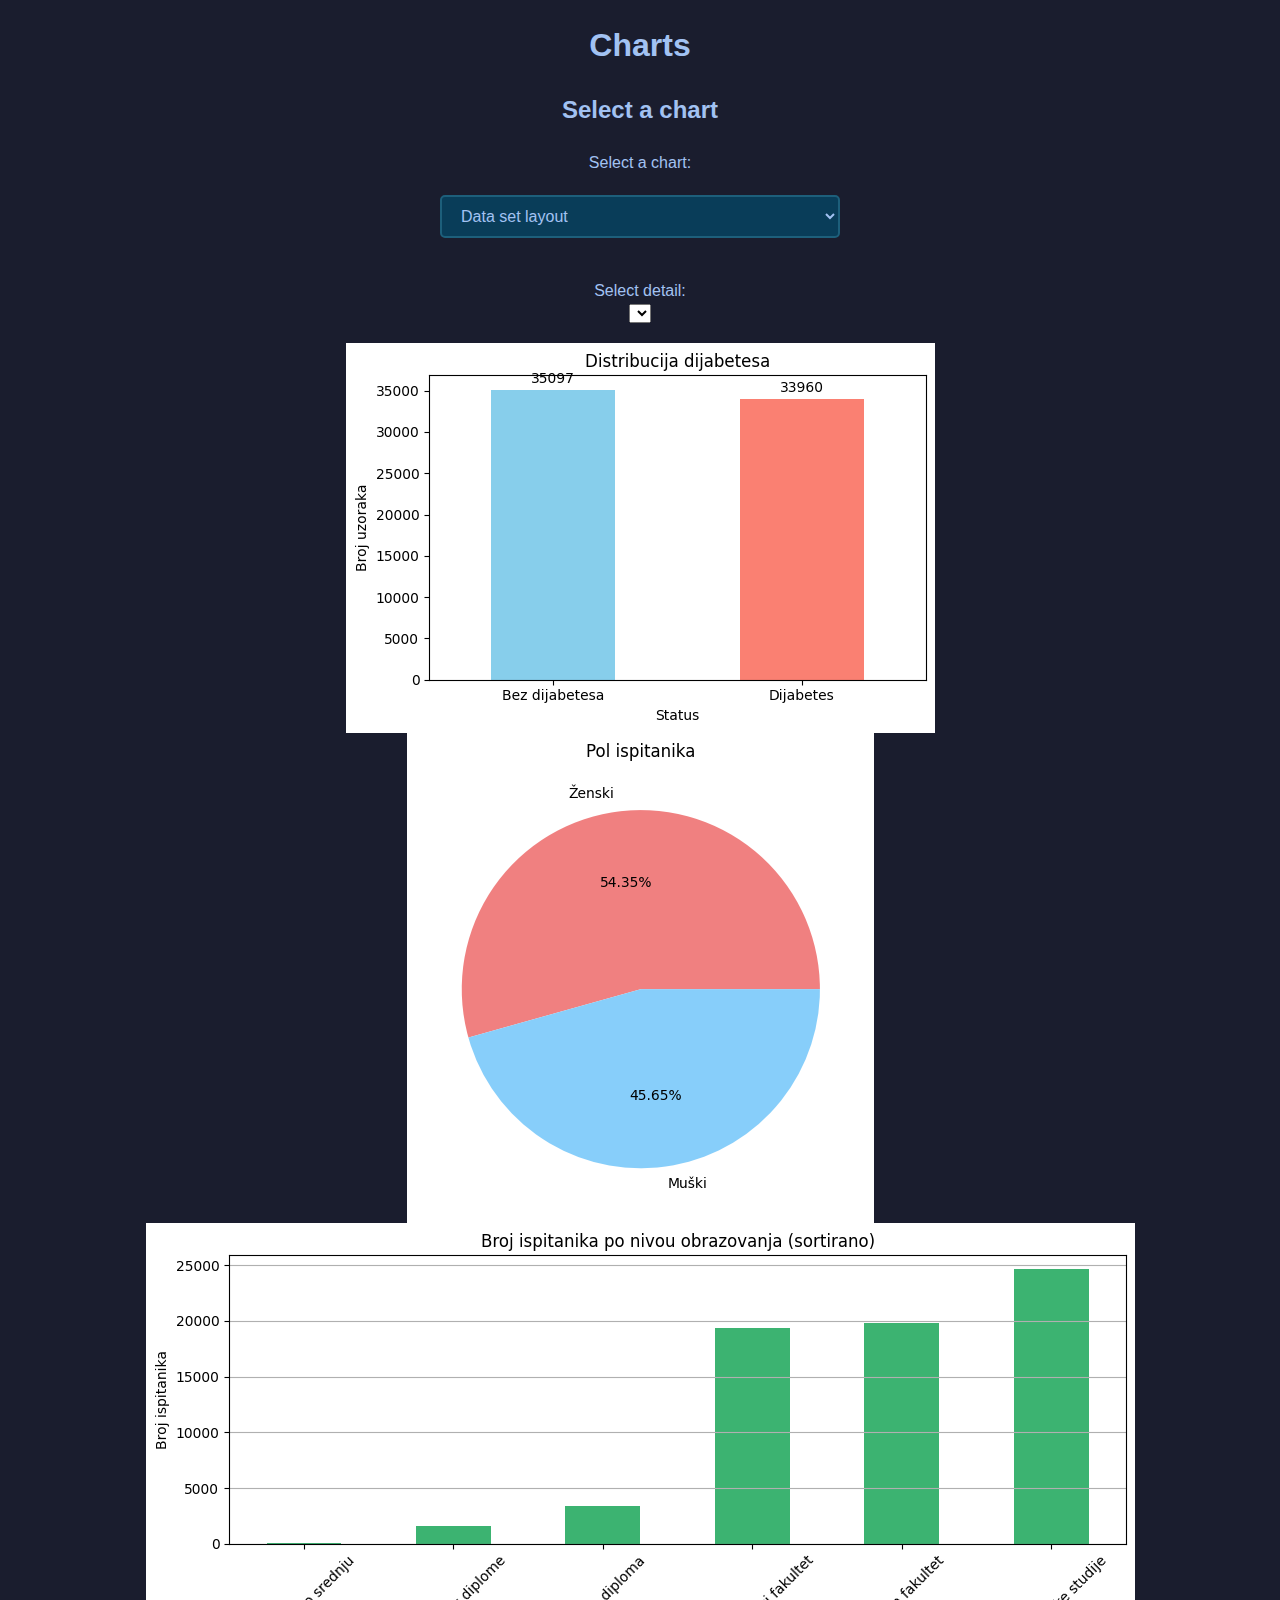
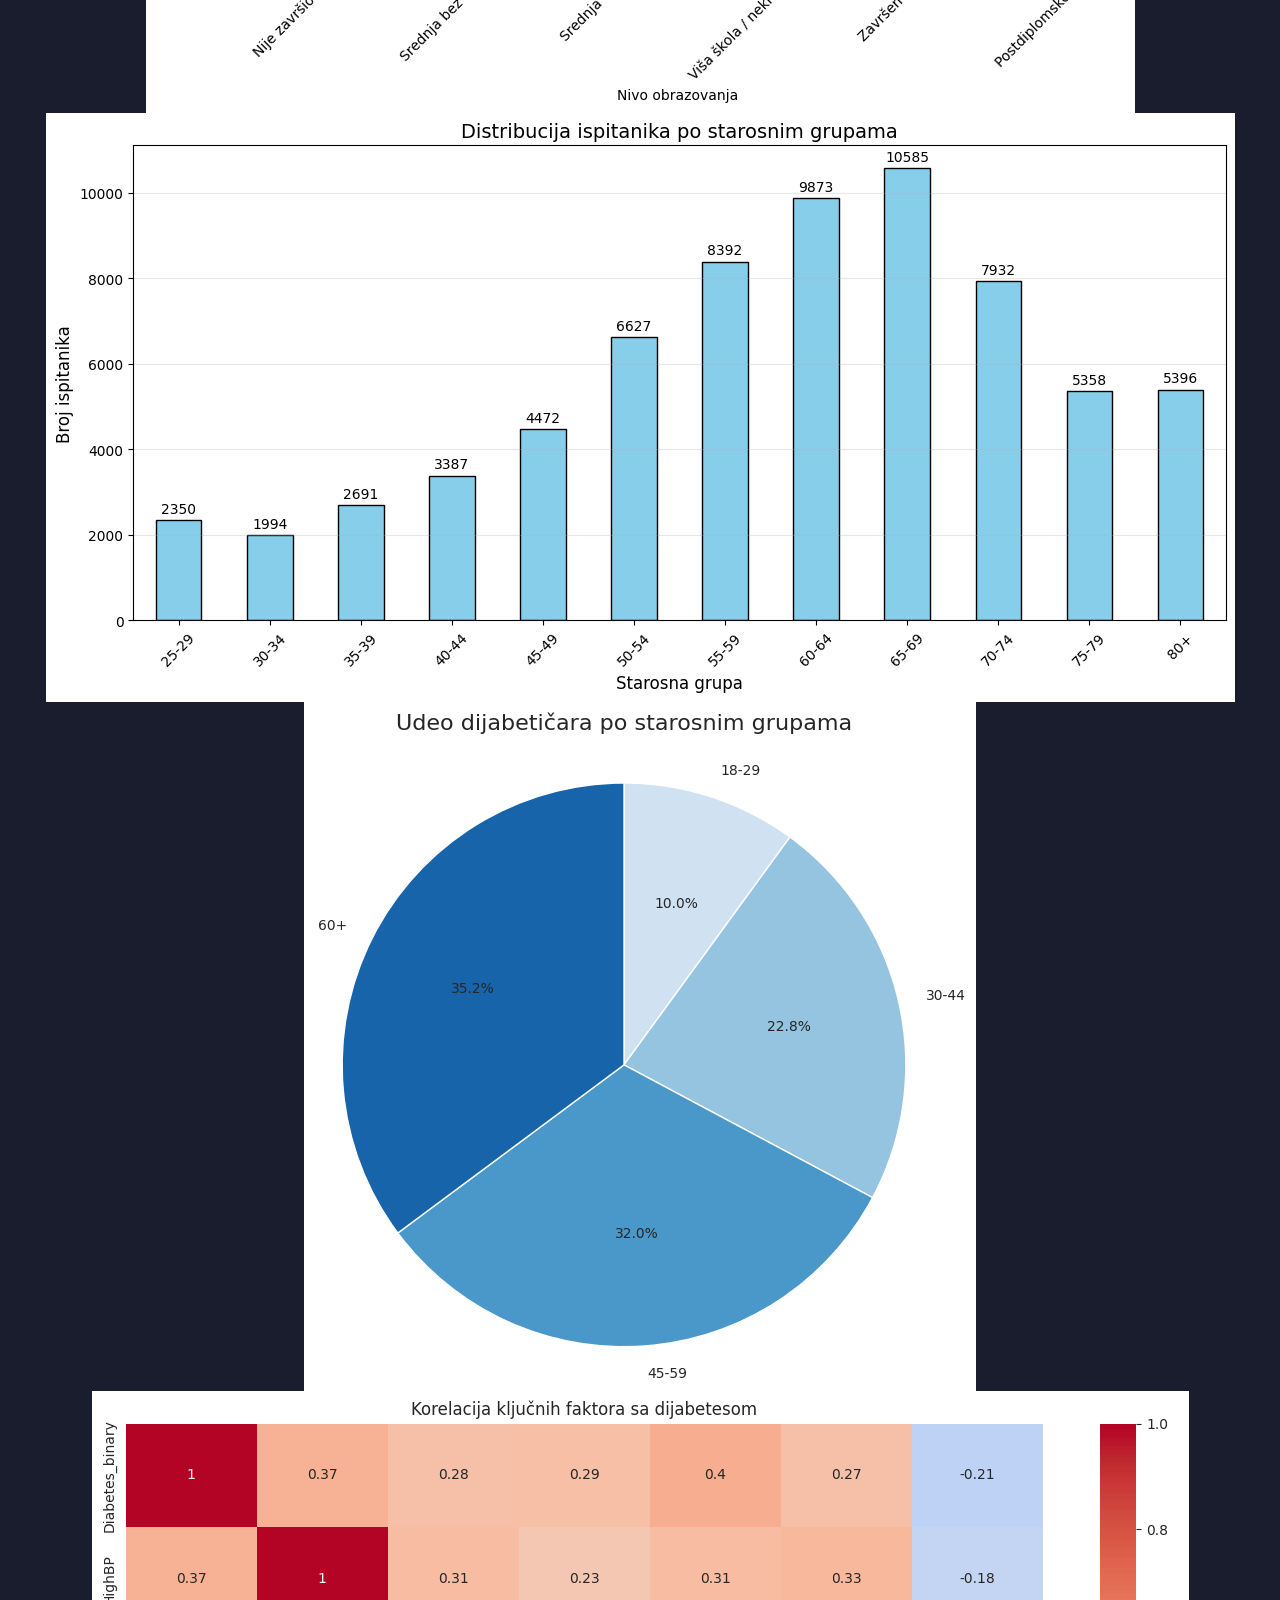
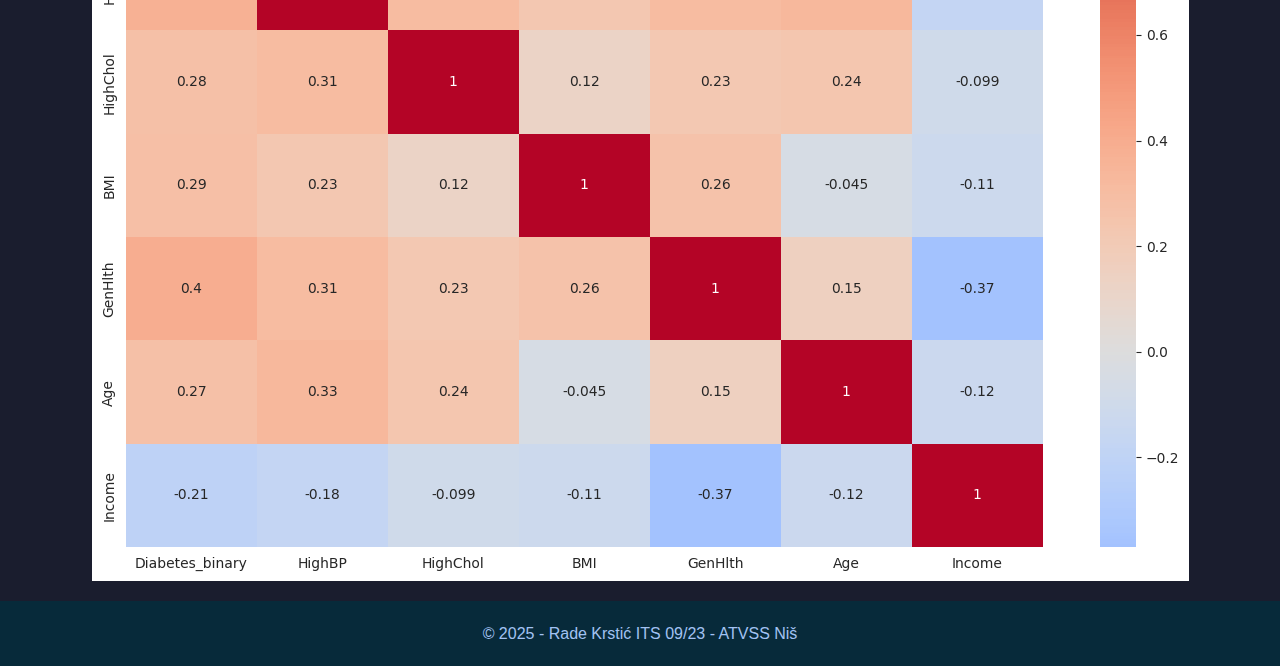
<file: charts.html>
<!DOCTYPE html>
<html lang="en">
<head>
    <meta charset="UTF-8">
    <meta name="viewport" content="width=device-width, initial-scale=1.0">
    <title>Charts</title>
    <link rel="icon" type="image/jpeg" href="./pics/diabetes_logo.jpg">
    <link rel="stylesheet" href="styles/style.css"> <!-- glavni CSS -->
    <link rel="stylesheet" href="styles/charts.css"> <!-- dodatni CSS za charts -->
</head>
<body>
    <h1>Charts</h1>

    <!-- Navigacija na vrhu -->
    <nav class="top-nav">
        <button class="hamburger">☰</button>
        <ul class="menu">
            <li><a href="index.html" class="active">Home</a></li>
            <li><a href="statistics.html">Statistics</a></li>
            <li><a href="charts.html">Charts</a></li>
            <li><a href="diabetes-prediction.html">Diabetes Prediction</a></li>
            <li><a href="recipes.html">Recipes</a></li>
        </ul>
        <img 
            src="./pics/diabetes_logo.jpg" 
            alt="Language Switcher" 
            class="language-icon" 
            onclick="toggleLanguage()"
        >
    </nav>

    <h2>Select a chart</h2>
    
    <!-- Prvi select (kategorija) -->
    <div class="chart-select-container">
        <label for="chart-select">Select a chart:</label>
        <select id="chart-select">
            <option value="dataset">Data set layout</option>
            <option value="impact">Impact of other diseases</option>
            <option value="extreme">Extreme cases</option>
        </select>
    </div>

    <!-- Drugi select (zavisi od prvog) -->
    <div class="chart-subselect-container">
        <label for="chart-subselect">Select detail:</label>
        <select id="chart-subselect">
            <!-- Popunjava se dinamički iz JS-a -->
        </select>
    </div>

    <!-- Ovde se ubacuju grafici/profili -->
    <div id="chart-container"></div>

    <footer class="footer">
        &copy; 2025 - Rade Krstić ITS 09/23 - ATVSS Niš
    </footer>

    <script src="./js/script.js"></script>
    <script src="./js/charts.js"></script>

</body>
</html>
</file>
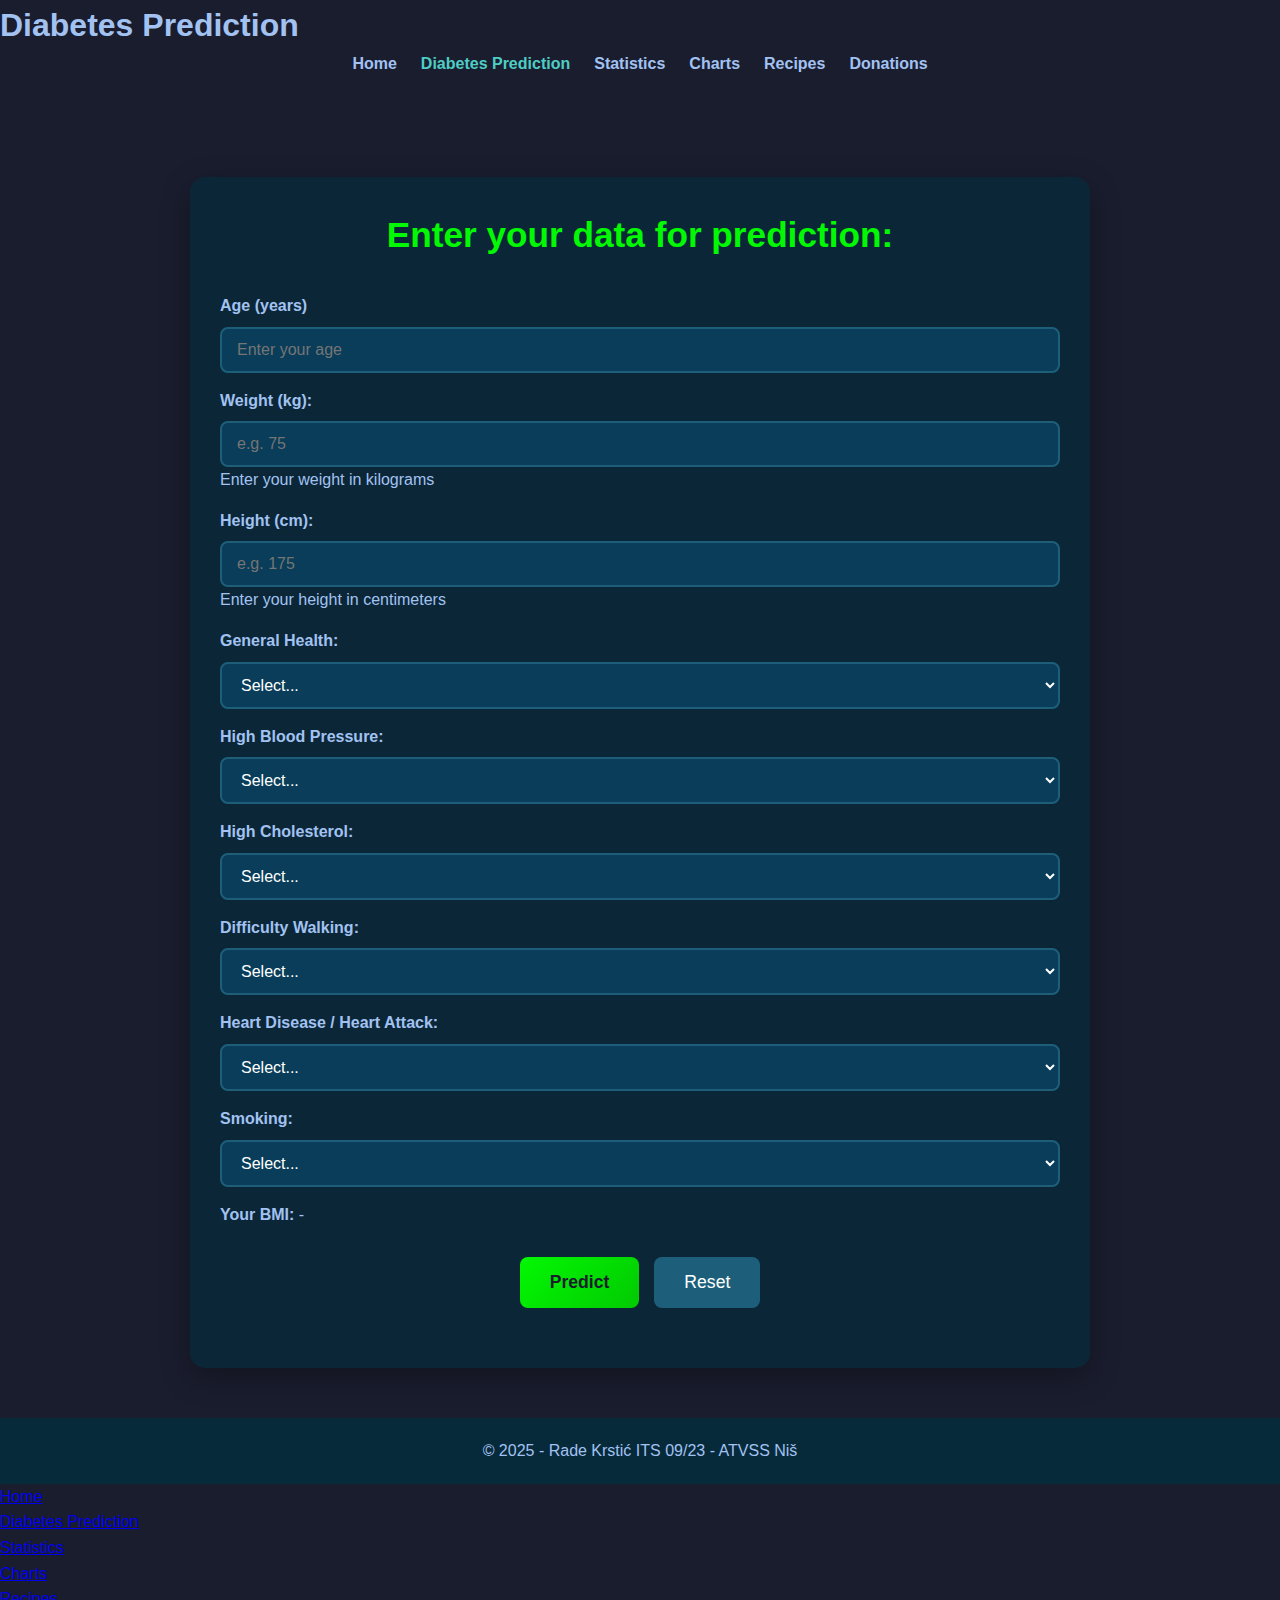
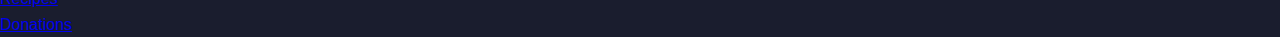
<file: diabetes-prediction.html>
<!DOCTYPE html>
<html lang="en">
<head>
    <meta charset="UTF-8">
    <link rel="icon" type="image/jpeg" href="./pics/diabetes_logo_1.png">
    <meta name="viewport" content="width=device-width, initial-scale=1.0">
    <title>Diabetes Prediction</title>
    <link rel="stylesheet" href="styles/style.css">
    <link rel="stylesheet" href="styles/diabetes-prediction.css">
</head>
<body>
    <h1>Diabetes Prediction</h1>

   <!-- Navigation -->
    <nav class="main-nav">
        <ul class="menu">
            <li><a href="index.html">Home</a></li>
            <li><a href="diabetes-prediction.html" class="active">Diabetes Prediction</a></li>
            <li><a href="statistics.html">Statistics</a></li>
            <li><a href="charts.html">Charts</a></li>
            <li><a href="recipes.html">Recipes</a></li>
            <li><a href="donations.html">Donations</a></li>
        </ul>
        
    </nav>

    <!-- Prediction Form -->
    <div class="prediction-container">
    <h2>Enter your data for prediction:</h2>

    <form id="diabetes-prediction-form">
        
    <!-- Sekcija 1: Age, Weight, Height -->
    <div class="form-section">
        <div class="form-group wide-input">
            <label for="age">Age (years)</label>
            <input type="number" id="age" name="age" min="0" max="120" placeholder="Enter your age" required>
            <span class="error-message" id="age-error"></span>
        </div>
        <div class="form-group wide-input">
            <label for="weight">Weight (kg):</label>
            <input type="number" id="weight" name="weight" step="0.1" min="30" max="200" required placeholder="e.g. 75">
            <div class="input-hint">Enter your weight in kilograms</div>
        </div>
        <div class="form-group wide-input">
            <label for="height">Height (cm):</label>
            <input type="number" id="height" name="height" step="0.1" min="100" max="220" required placeholder="e.g. 175">
            <div class="input-hint">Enter your height in centimeters</div>
        </div>
    </div>

    <!-- Sekcija 2: General Health, High BP, High Cholesterol -->
    <div class="form-section group-1">
        <div class="form-group short-input">
            <label for="GenHlth">General Health:</label>
            <select id="GenHlth" name="GenHlth" required>
                <option value="">Select...</option>
                <option value="1">Excellent</option>
                <option value="2">Very Good</option>
                <option value="3">Good</option>
                <option value="4">Poor</option>
                <option value="5">Very Poor</option>
            </select>
        </div>
        <div class="form-group short-input">
            <label for="HighBP">High Blood Pressure:</label>
            <select id="HighBP" name="HighBP" required>
                <option value="">Select...</option>
                <option value="0">No</option>
                <option value="1">Yes</option>
            </select>
        </div>
        <div class="form-group short-input">
            <label for="HighChol">High Cholesterol:</label>
            <select id="HighChol" name="HighChol" required>
                <option value="">Select...</option>
                <option value="0">No</option>
                <option value="1">Yes</option>
            </select>
        </div>
    </div>

    <!-- Sekcija 3: Difficulty Walking, Heart Disease, Smoking -->
    <div class="form-section group-2">
        <div class="form-group short-input">
            <label for="DiffWalk">Difficulty Walking:</label>
            <select id="DiffWalk" name="DiffWalk" required>
                <option value="">Select...</option>
                <option value="0">No</option>
                <option value="1">Yes</option>
            </select>
        </div>
        <div class="form-group short-input">
            <label for="HeartDiseaseorAttack">Heart Disease / Heart Attack:</label>
            <select id="HeartDiseaseorAttack" name="HeartDiseaseorAttack" required>
                <option value="">Select...</option>
                <option value="0">No</option>
                <option value="1">Yes</option>
            </select>
        </div>
        <div class="form-group short-input">
            <label for="Smoking">Smoking:</label>
            <select id="Smoking" name="Smoking" required>
                <option value="">Select...</option>
                <option value="0">No</option>
                <option value="1">Yes</option>
            </select>
        </div>
    </div>

    <!-- BMI Display -->
    <div class="bmi-display">
        <strong>Your BMI: </strong>
        <span id="bmi-value">-</span>
        <span id="bmi-category"></span>
    </div>

    <!-- Buttons -->
    <div class="form-actions">
        <button type="submit" id="predict-button" class="predict-button">Predict</button>
        <button type="button" id="reset-button" class="reset-button">Reset</button>
    </div>

</form>
<div id="result" style="display:none;">
<div id="result-content"></div>
</div>

</div>

    <footer class="footer">
        &copy; 2025 - Rade Krstić ITS 09/23 - ATVSS Niš
    </footer>

    <!-- Hamburger Button -->
    <button class="hamburger">☰</button>

    <!-- Mobile Menu -->
    <ul class="menu_mobile">
        <li><a href="index.html">Home</a></li>
        <li><a href="diabetes-prediction.html" class="active">Diabetes Prediction</a></li>
        <li><a href="statistics.html">Statistics</a></li>
        <li><a href="charts.html">Charts</a></li>
        <li><a href="recipes.html">Recipes</a></li>
        <li><a href="donations.html">Donations</a></li>
    </ul>

    <!-- Scripts -->
    <script src="js/index_nav.js"></script>
    <script src="js/diabetes-predictor-csv.js"></script>
</body>
</html>
</file>
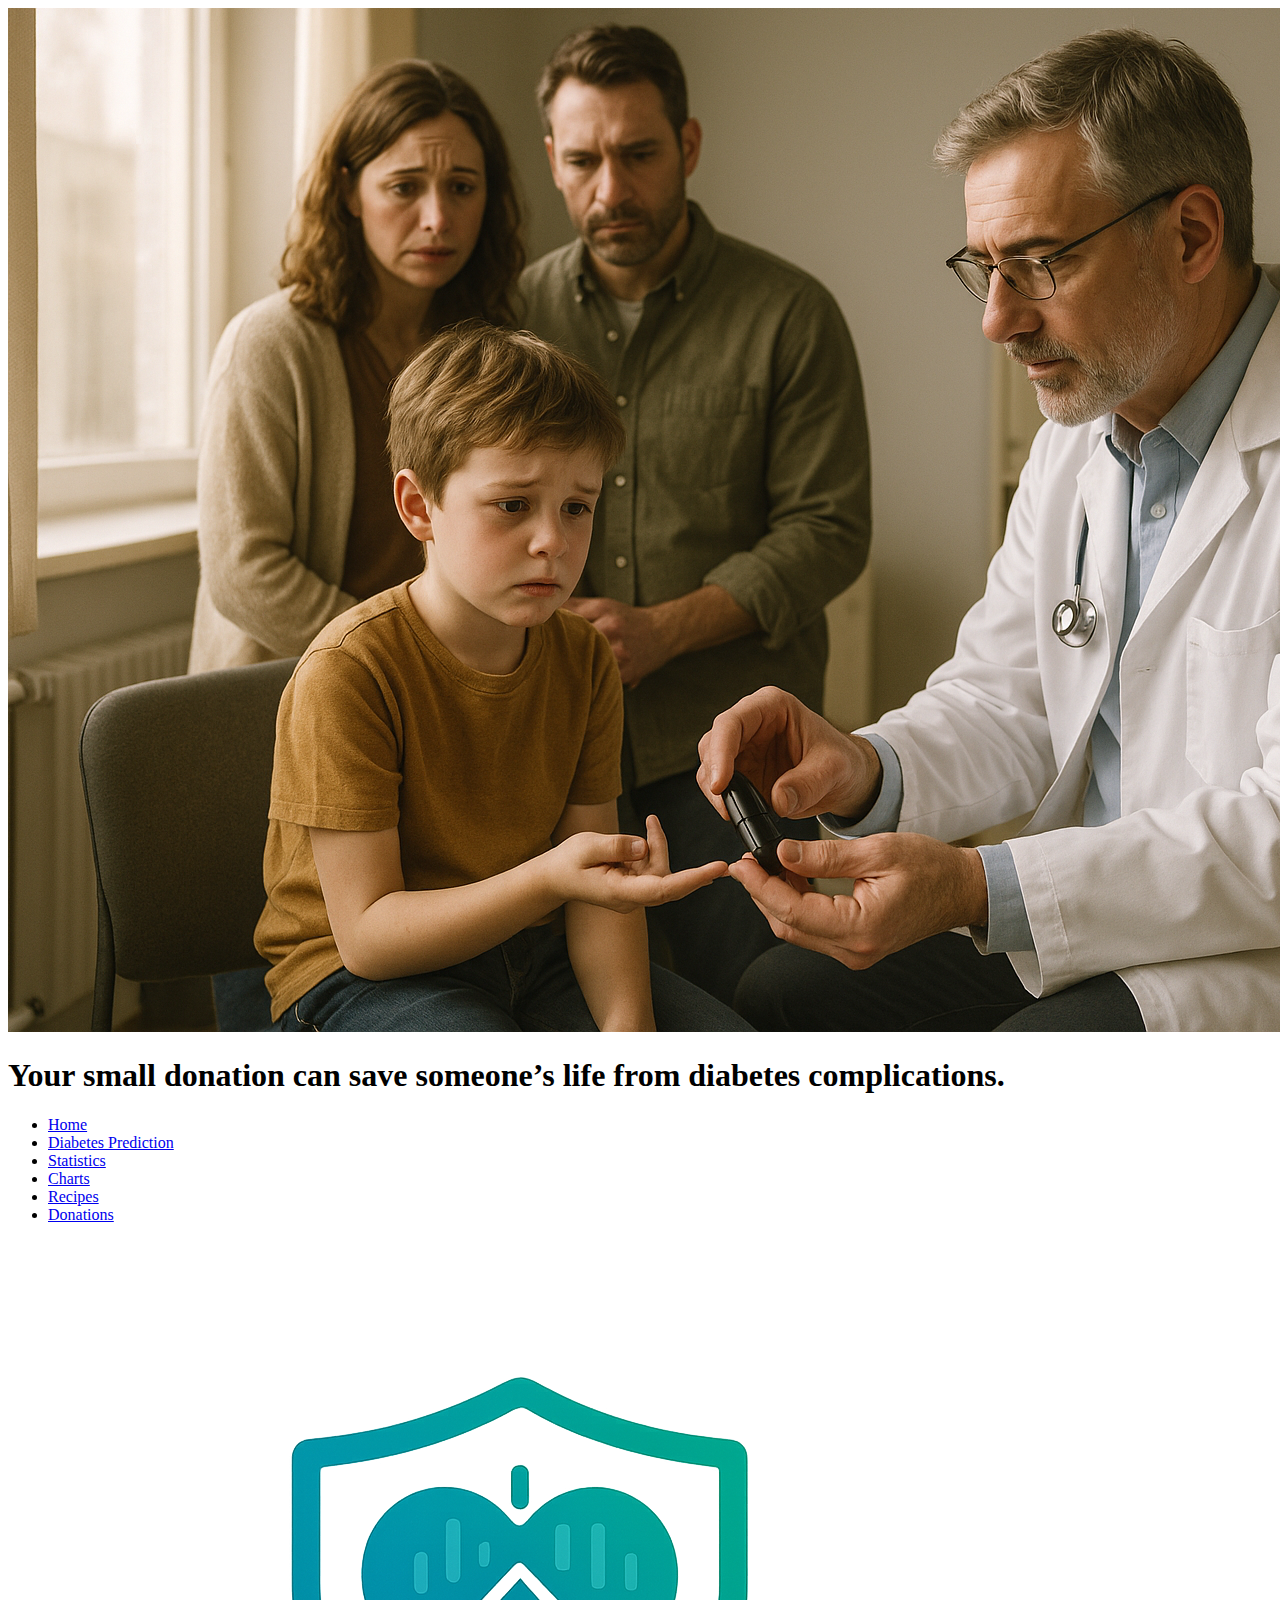
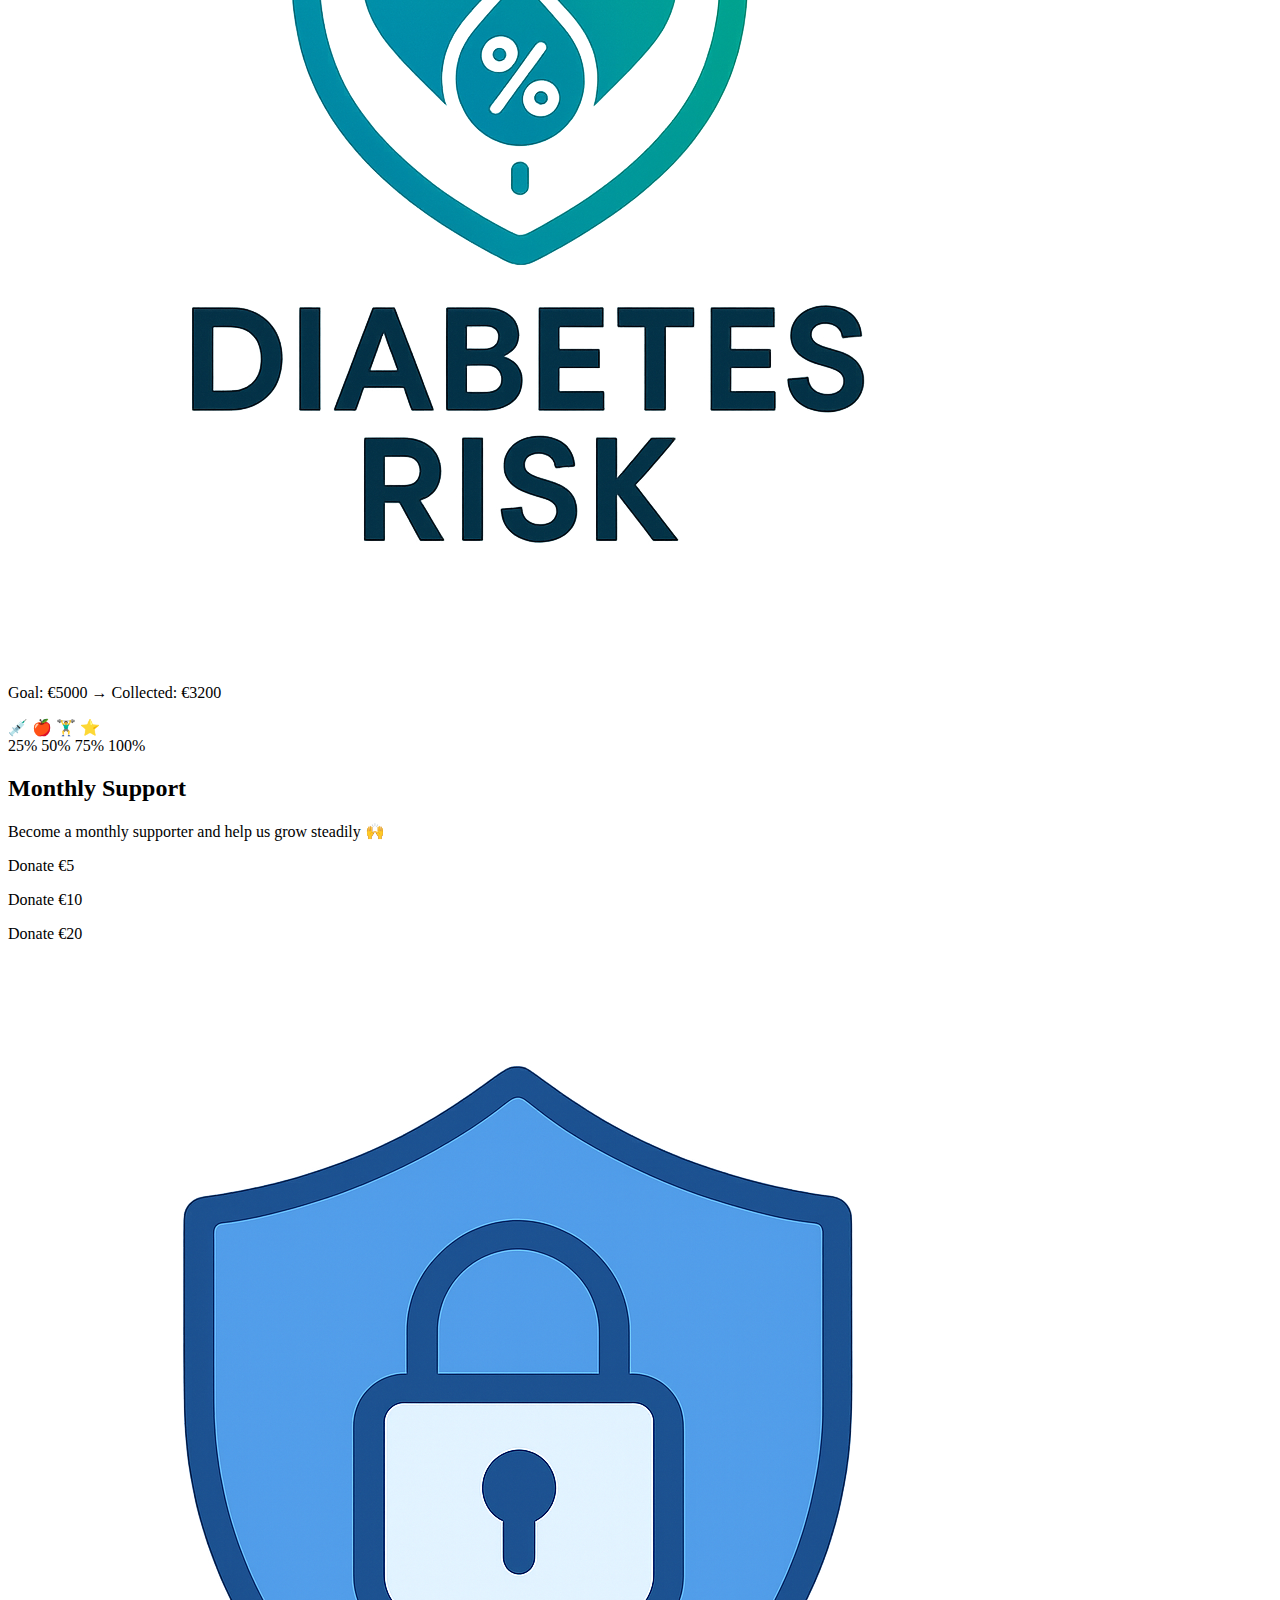
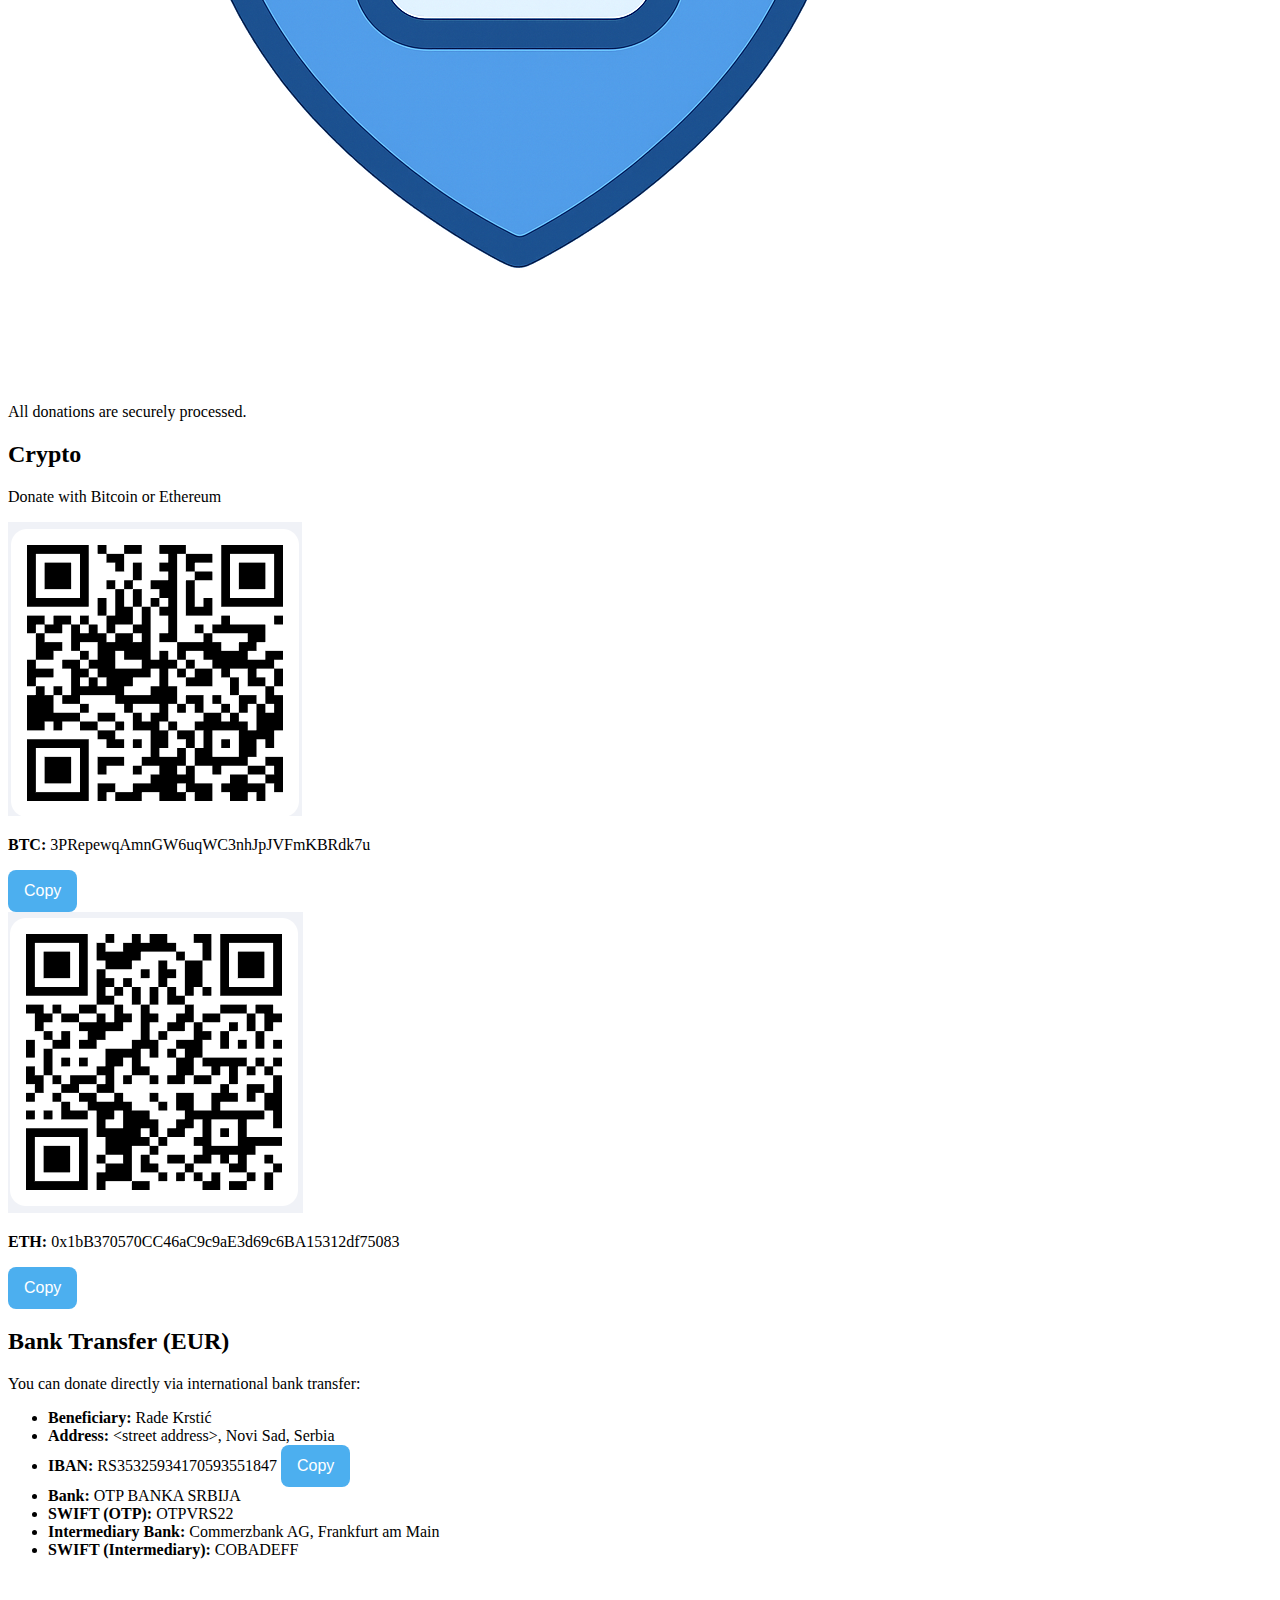
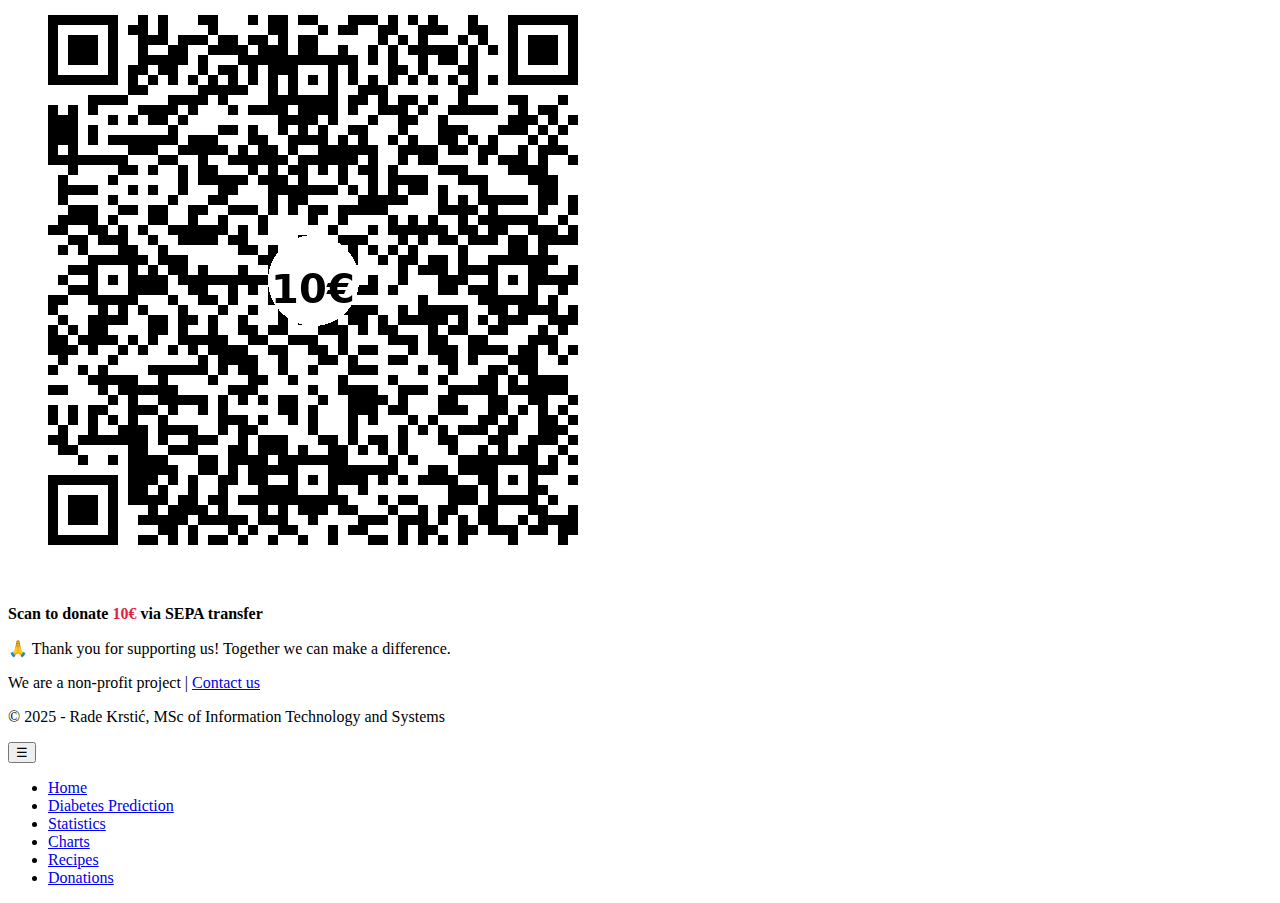
<file: donations.html>
<!DOCTYPE html>
<html lang="en">
<head>
  <meta charset="UTF-8">
  <meta name="viewport" content="width=device-width, initial-scale=1.0">
  <title>Support Us - Donations</title>
  <link rel="icon" type="image/jpeg" href="./pics/diabetes_logo_1.png">  
  <link rel="stylesheet" href="styles/donations.css">
</head>
<body>

  <!-- Hero Section -->
<header class="hero">
  <img src="pics/donations/Hero_picture.png" alt="Support Hero Image" class="hero-img">
  <div class="hero-text">
    <h1>Your small donation can save someone’s life from diabetes complications.</h1>
  </div>
</header>
  
  <!-- Navigation -->
  <nav class="main-nav">
    <ul class="menu">
      <li><a href="index.html">Home</a></li>
      <li><a href="diabetes-prediction.html">Diabetes Prediction</a></li>      
      <li><a href="statistics.html">Statistics</a></li>
      <li><a href="charts.html">Charts</a></li>
      <li><a href="recipes.html">Recipes</a></li>
      <li><a href="donations.html" class="active">Donations</a></li>
    </ul>
  </nav>

  <img src="pics/diabetes_logo_1.png" alt="Logo" class="logo-icon">
  
 <!-- Progress Section with Milestones -->
  <section class="progress-section">
    <p>Goal: €5000 → Collected: €3200</p>
    <div class="progress-wrapper">
      <div class="milestones">
        <span class="milestone">💉</span>
        <span class="milestone">🍎</span>
        <span class="milestone">🏋️‍♂️</span>
        <span class="milestone">⭐</span>
      </div>
      <div class="progress-bar">
        <div class="progress"></div>
      </div>
      <div class="percent-labels">
        <span>25%</span>
        <span>50%</span>
        <span>75%</span>
        <span>100%</span>
      </div>
    </div>
  </section>

  <!-- Main Donations Section -->
  <main class="donations">

    <!-- Monthly Support Highlight -->
    <section class="donation-card monthly-card">
      <h2>Monthly Support</h2>
      <p>Become a monthly supporter and help us grow steadily 🙌</p>
      <div class="btn-group">
        <div class="paypal-donate">
          <p>Donate €5</p>
          <div id="paypal-button-container-5"></div>
        </div>
        <div class="paypal-donate">
          <p>Donate €10</p>
          <div id="paypal-button-container-10"></div>
        </div>
        <div class="paypal-donate">
          <p>Donate €20</p>
          <div id="paypal-button-container-20"></div>
        </div>
      </div>
      <div class="trust">
        <img src="pics/donations/secure-icon.png" alt="Secure Payment" class="trust-icon">
        <p>All donations are securely processed.</p>
      </div>
    </section>

    <!-- Crypto -->
    <section class="donation-card">
      <h2>Crypto</h2>
      <p>Donate with Bitcoin or Ethereum</p>
      <div class="crypto">
        <div>
          <img src="pics/crypto/btc-qr.png" alt="BTC QR" class="qr">
          <p><strong>BTC:</strong> 3PRepewqAmnGW6uqWC3nhJpJVFmKBRdk7u</p> 
          <button class="copy-btn" data-copy="3PRepewqAmnGW6uqWC3nhJpJVFmKBRdk7u">Copy</button>
        </div>
        <div>
          <img src="pics/crypto/eth-qr.png" alt="ETH QR" class="qr">
          <p><strong>ETH:</strong> 0x1bB370570CC46aC9c9aE3d69c6BA15312df75083</p>
          <button class="copy-btn" data-copy="0x1bB370570CC46aC9c9aE3d69c6BA15312df75083">Copy</button>
        </div>
      </div>
    </section>

    <!-- Bank Transfer -->
    <section class="donation-card bank-card">
      <h2>Bank Transfer (EUR)</h2>
      <p>You can donate directly via international bank transfer:</p>
      <ul>
        <li><strong>Beneficiary:</strong> Rade Krstić</li>
        <li title="Legal confidentiality – full address not publicly disclosed">
          <strong>Address:</strong> &lt;street address&gt;, Novi Sad, Serbia
        </li>
        <li>
          <strong>IBAN:</strong> RS35325934170593551847
          <button class="copy-btn" data-copy="RS35325934170593551847">Copy</button>
        </li>
        <li><strong>Bank:</strong> OTP BANKA SRBIJA</li>
        <li><strong>SWIFT (OTP):</strong> OTPVRS22</li>
        <li><strong>Intermediary Bank:</strong> Commerzbank AG, Frankfurt am Main</li>
        <li><strong>SWIFT (Intermediary):</strong> COBADEFF</li>
      </ul>

      <!-- QR Code sa iznosom 10€ -->
      <div class="qr-box">
        <img src="pics/donations/bank_transfer_qr_10eur.png" alt="Bank Transfer QR" class="qr" />
        <p><strong>Scan to donate <span style="color:#e11d48;">10€</span> via SEPA transfer</strong></p>
      </div>
    </section>

  </main>

  <!-- Footer -->
  <footer class="site-footer">
    <p>🙏 Thank you for supporting us! Together we can make a difference.</p>
    <p>We are a non-profit project | <a href="mailto:krstic.rade@gmail.com">Contact us</a></p>
    <p>&copy; 2025 - Rade Krstić, MSc of Information Technology and Systems</p>
  </footer>

  <!-- Hamburger Button -->
  <button class="hamburger">☰</button>

  <!-- Mobile Menu -->
  <ul class="menu_mobile">
    <li><a href="index.html">Home</a></li>
    <li><a href="diabetes-prediction.html">Diabetes Prediction</a></li>
    <li><a href="statistics.html">Statistics</a></li>
    <li><a href="charts.html">Charts</a></li>
    <li><a href="recipes.html">Recipes</a></li>
    <li><a href="donations.html" class="active">Donations</a></li>
  </ul>
  <script src="js/donations.js"></script>
  <script src="https://www.paypal.com/sdk/js?client-id=AfeSNpvMy3l1VAOQl8Jxp3_3Bad_PKoshj1eCajG1AqGQGrtnFOODuD-zDZ8wyA9Qh4xmzxUYs0CTAXN&currency=EUR"></script>
</body>
</html>
</file>
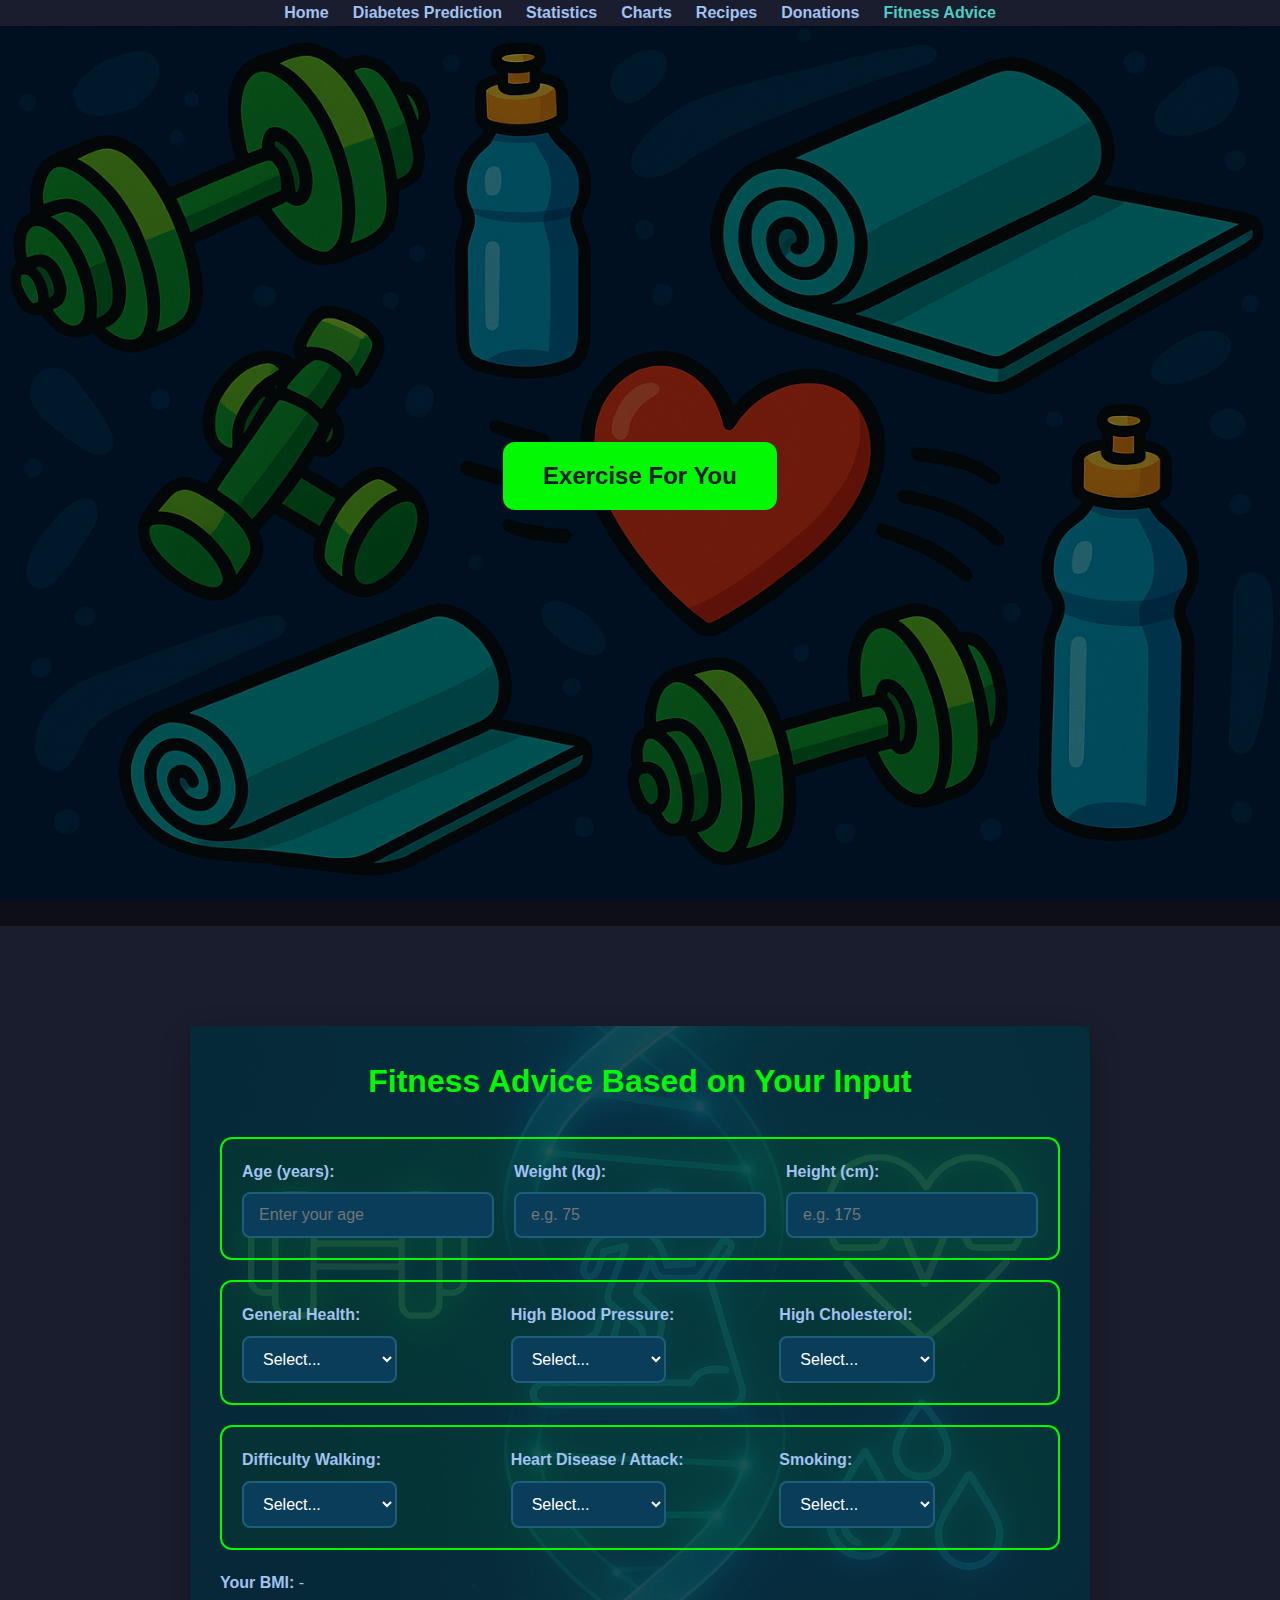
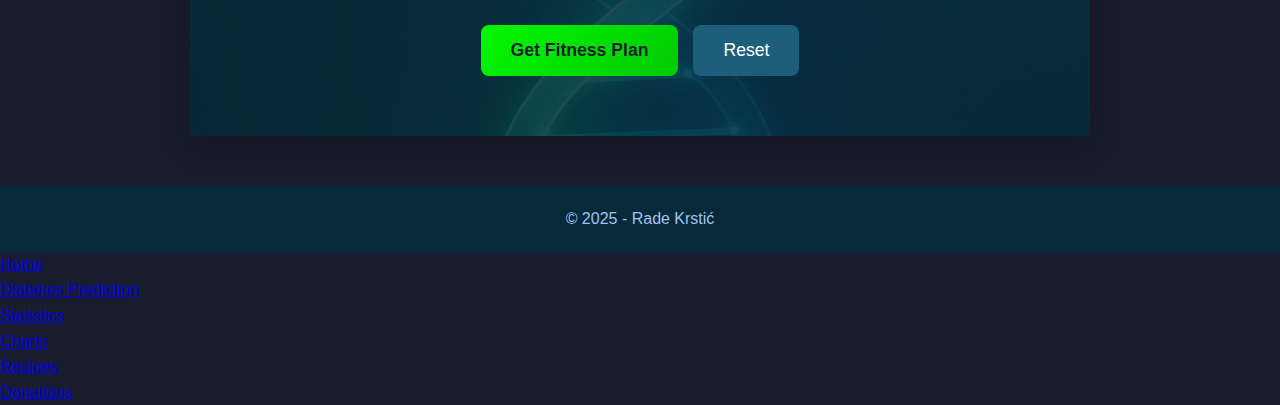
<file: fitness.html>
<!DOCTYPE html>
<html lang="en">
<head>
  <meta charset="UTF-8">
  <link rel="icon" type="image/jpeg" href="./pics/diabetes_logo_1.png">
  <meta name="viewport" content="width=device-width, initial-scale=1.0">
  <title>Fitness Plan</title>
  <link rel="stylesheet" href="styles/style.css">
  <link rel="stylesheet" href="styles/fitness.css">
</head>
<body>
  <!-- Navigacija -->
  <nav class="main-nav">
    <ul class="menu">
      <li><a href="index.html">Home</a></li>
      <li><a href="diabetes-prediction.html">Diabetes Prediction</a></li>
      <li><a href="statistics.html">Statistics</a></li>
      <li><a href="charts.html">Charts</a></li>
      <li><a href="recipes.html">Recipes</a></li>
      <li><a href="donations.html">Donations</a></li>
      <li><a href="fitness.html" class="active">Fitness Advice</a></li>
    </ul>
  </nav>

  <!-- Hero Section -->
  <section class="hero-fitness">
    <div class="hero-content">
      <button class="hero-scroll-btn" onclick="scrollToPrediction()">Exercise For You</button>
    </div>
  </section>


  <div class="prediction-container">
    <h2>Fitness Advice Based on Your Input</h2>

    <form id="fitness-form">
      <div class="form-section">
        <div class="form-group wide-input">
          <label for="age">Age (years):</label>
          <input type="number" id="age" name="age" min="0" max="120" placeholder="Enter your age" required>
          <span class="error-message" id="age-error"></span>
        </div>
        <div class="form-group wide-input">
          <label for="weight">Weight (kg):</label>
          <input type="number" id="weight" name="weight" step="0.1" min="30" max="200" placeholder="e.g. 75">
        </div>
        <div class="form-group wide-input">
          <label for="height">Height (cm):</label>
          <input type="number" id="height" name="height" step="0.1" min="100" max="220" placeholder="e.g. 175">
        </div>
      </div>

      <div class="form-section group-1">
        <div class="form-group short-input">
          <label for="GenHlth">General Health:</label>
          <select id="GenHlth" name="GenHlth" required>
            <option value="">Select...</option>
            <option value="1">Excellent</option>
            <option value="2">Very Good</option>
            <option value="3">Good</option>
            <option value="4">Poor</option>
            <option value="5">Very Poor</option>
          </select>
        </div>
        <div class="form-group short-input">
          <label for="HighBP">High Blood Pressure:</label>
          <select id="HighBP" name="HighBP" required>
            <option value="">Select...</option>
            <option value="0">No</option>
            <option value="1">Yes</option>
          </select>
        </div>
        <div class="form-group short-input">
          <label for="HighChol">High Cholesterol:</label>
          <select id="HighChol" name="HighChol" required>
            <option value="">Select...</option>
            <option value="0">No</option>
            <option value="1">Yes</option>
          </select>
        </div>
      </div>

      <div class="form-section group-2">
        <div class="form-group short-input">
          <label for="DiffWalk">Difficulty Walking:</label>
          <select id="DiffWalk" name="DiffWalk" required>
            <option value="">Select...</option>
            <option value="0">No</option>
            <option value="1">Yes</option>
          </select>
        </div>
        <div class="form-group short-input">
          <label for="HeartDiseaseorAttack">Heart Disease / Attack:</label>
          <select id="HeartDiseaseorAttack" name="HeartDiseaseorAttack" required>
            <option value="">Select...</option>
            <option value="0">No</option>
            <option value="1">Yes</option>
          </select>
        </div>
        <div class="form-group short-input">
          <label for="Smoking">Smoking:</label>
          <select id="Smoking" name="Smoking" required>
            <option value="">Select...</option>
            <option value="0">No</option>
            <option value="1">Yes</option>
          </select>
        </div>
      </div>

      <div class="bmi-display">
        <strong>Your BMI: </strong>
        <span id="bmi-value">-</span>
        <span id="bmi-category"></span>
      </div>

      <div class="form-actions">
        <button type="submit" class="predict-button">Get Fitness Plan</button>
        <button type="button" class="reset-button" id="reset-button">Reset</button>
      </div>
    </form>

    <div id="advice-result" class="result-container" style="display: none;">
      <div id="advice-content"></div>
    </div>
  </div>

  <footer class="footer">
    &copy; 2025 - Rade Krstić
  </footer>

<!-- Hamburger Button -->
<button class="hamburger">☰</button>

<!-- Mobile Menu -->
  <ul class="menu_mobile">
    <li><a href="index.html">Home</a></li>
    <li><a href="diabetes-prediction.html">Diabetes Prediction</a></li>
    <li><a href="statistics.html">Statistics</a></li>
    <li><a href="charts.html">Charts</a></li>
    <li><a href="recipes.html">Recipes</a></li>
    <li><a href="donations.html">Donations</a></li>
  </ul>

  <script src="js/index_nav.js"></script>
  <script src="js/fitness.js"></script>
  <script>
    function scrollToPrediction() {
      const target = document.querySelector(".prediction-container");
      if (target) {
        target.scrollIntoView({ behavior: "smooth", block: "start" });
      }
    }
  </script>

</body>
</html>
</file>
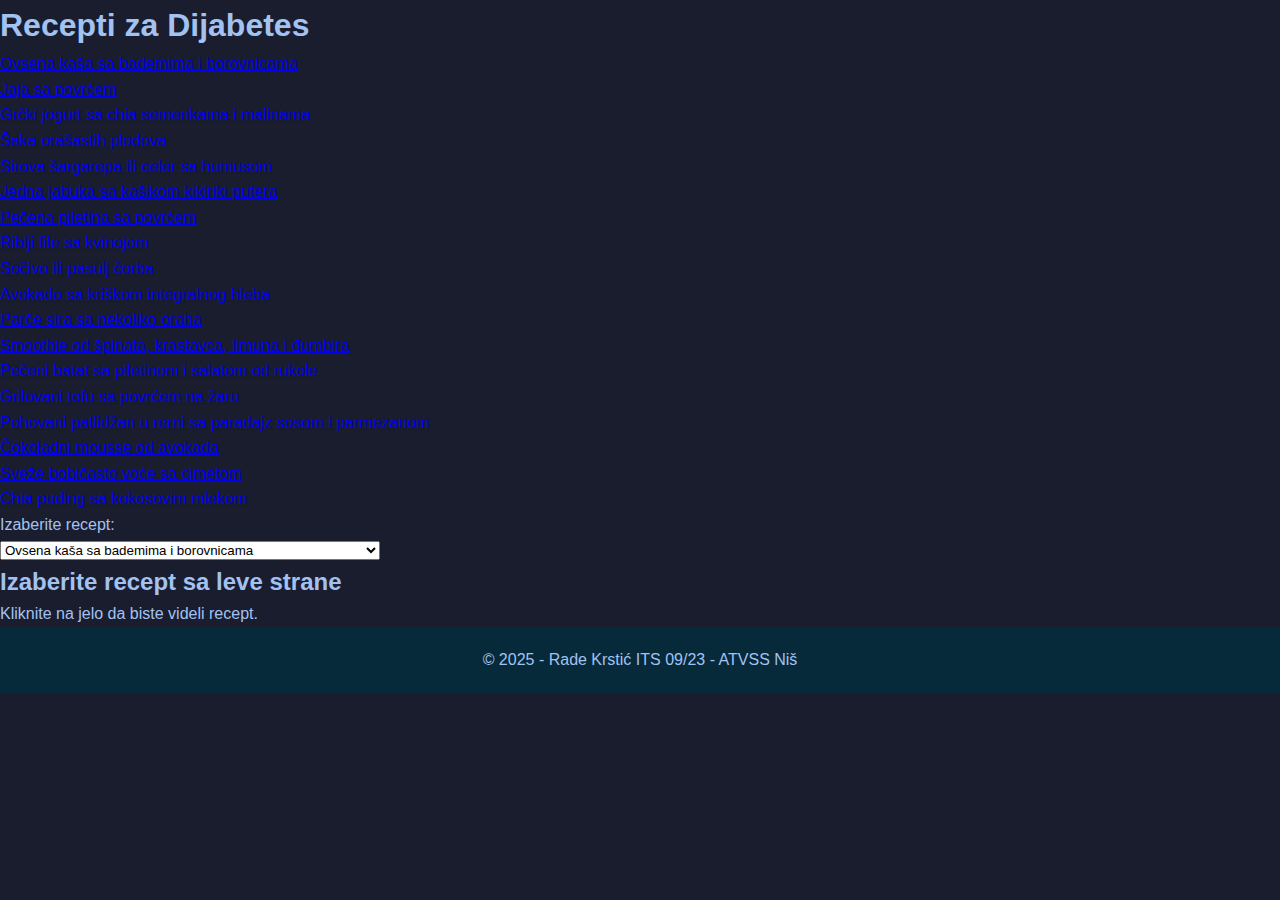
<file: recepti.html>
<!DOCTYPE html>
<html lang="en">
<head>
    <meta charset="UTF-8">
    <meta name="viewport" content="width=device-width, initial-scale=1.0">
    <title>Recepti za Dijabetes</title>
    <link rel="icon" type="image/jpeg" href="./pics/diabetes_logo.jpg">
    <link rel="stylesheet" href="styles/style.css">
</head>
<body>
    <h1>Recepti za Dijabetes</h1>

    <!-- Navigacija na vrhu -->
    <nav class="top-nav">
        <button class="hamburger" onclick="toggleMenu()">☰</button>
        <ul class="menu">
            <li><a href="index.html">Home</a></li>
            <li><a href="statistics.html">Statistics</a></li>
            <li><a href="charts.html">Charts</a></li>
            <li><a href="pacijent.html">Diabetes Prediction</a></li>
            <li><a href="recepti.html" class="active">Recipes</a></li>
        </ul>
        <img 
            src="./pics/diabetes_logo.jpg" 
            alt="Language Switcher" 
            class="language-icon" 
            onclick="toggleLanguage()"
        >
    </nav>
    
    <!-- Navigacija sa leve strane za recepte -->
    <nav class="recipe-nav">
        <!-- Klasična lista -->
        <ul class="recipe-list">
            <li><a href="#" onclick="showRecipe('breakfast1')">Ovsena kaša sa bademima i borovnicama</a></li>
            <li><a href="#" onclick="showRecipe('breakfast2')">Jaja sa povrćem</a></li>
            <li><a href="#" onclick="showRecipe('breakfast3')">Grčki jogurt sa chia semenkama i malinama</a></li>
            <li><a href="#" onclick="showRecipe('snack1')">Šaka orašastih plodova</a></li>
            <li><a href="#" onclick="showRecipe('snack2')">Sirova šargarepa ili celer sa humusom</a></li>
            <li><a href="#" onclick="showRecipe('snack3')">Jedna jabuka sa kašikom kikiriki putera</a></li>
            <li><a href="#" onclick="showRecipe('lunch1')">Pečena piletina sa povrćem</a></li>
            <li><a href="#" onclick="showRecipe('lunch2')">Riblji file sa kvinojom</a></li>
            <li><a href="#" onclick="showRecipe('lunch3')">Sočivo ili pasulj čorba</a></li>
            <li><a href="#" onclick="showRecipe('snack2pm')">Avokado sa kriškom integralnog hleba</a></li>
            <li><a href="#" onclick="showRecipe('snack3pm')">Parče sira sa nekoliko oraha</a></li>
            <li><a href="#" onclick="showRecipe('snack4pm')">Smoothie od špinata, krastavca, limuna i đumbira</a></li>
            <li><a href="#" onclick="showRecipe('dinner1')">Pečeni batat sa piletinom i salatom od rukole</a></li>
            <li><a href="#" onclick="showRecipe('dinner2')">Grilovani tofu sa povrćem na žaru</a></li>
            <li><a href="#" onclick="showRecipe('dinner3')">Pohovani patlidžan u rerni sa paradajz sosom i parmezanom</a></li>
            <li><a href="#" onclick="showRecipe('dessert1')">Čokoladni mousse od avokada</a></li>
            <li><a href="#" onclick="showRecipe('dessert2')">Sveže bobičasto voće sa cimetom</a></li>
            <li><a href="#" onclick="showRecipe('dessert3')">Chia puding sa kokosovim mlekom</a></li>
        </ul>

        <!-- Combo box za male ekrane -->
        <label for="recipe-combo" class="sr-only">Izaberite recept:</label>
        <div class="combo-container">
            <select id="recipe-combo" class="recipe-combo" onchange="showRecipe(this.value)">
                <option value="breakfast1">Ovsena kaša sa bademima i borovnicama</option>
                <option value="breakfast2">Jaja sa povrćem</option>
                <option value="breakfast3">Grčki jogurt sa chia semenkama i malinama</option>
                <option value="snack1">Šaka orašastih plodova</option>
                <option value="snack2">Sirova šargarepa ili celer sa humusom</option>
                <option value="snack3">Jedna jabuka sa kašikom kikiriki putera</option>
                <option value="lunch1">Pečena piletina sa povrćem</option>
                <option value="lunch2">Riblji file sa kvinojom</option>
                <option value="lunch3">Sočivo ili pasulj čorba</option>
                <option value="snack2pm">Avokado sa kriškom integralnog hleba</option>
                <option value="snack3pm">Parče sira sa nekoliko oraha</option>
                <option value="snack4pm">Smoothie od špinata, krastavca, limuna i đumbira</option>
                <option value="dinner1">Pečeni batat sa piletinom i salatom od rukole</option>
                <option value="dinner2">Grilovani tofu sa povrćem na žaru</option>
                <option value="dinner3">Pohovani patlidžan u rerni sa paradajz sosom i parmezanom</option>
                <option value="dessert1">Čokoladni mousse od avokada</option>
                <option value="dessert2">Sveže bobičasto voće sa cimetom</option>
                <option value="dessert3">Chia puding sa kokosovim mlekom</option>
            </select>
        </div>
    </nav>

    <!-- Središnji deo za prikaz recepta -->
    <div id="recipe-content">
        <h2>Izaberite recept sa leve strane</h2>
        <p id="recipe-text">Kliknite na jelo da biste videli recept.</p>
    </div>

    <footer class="footer">
        &copy; 2025 - Rade Krstić ITS 09/23 - ATVSS Niš
    </footer>

    <script src="./js/script-recepti.js"></script>
    <script>
        function toggleMenu() {
            document.querySelector(".menu").classList.toggle("open");
        }
    </script>
</body>
</html>
</file>
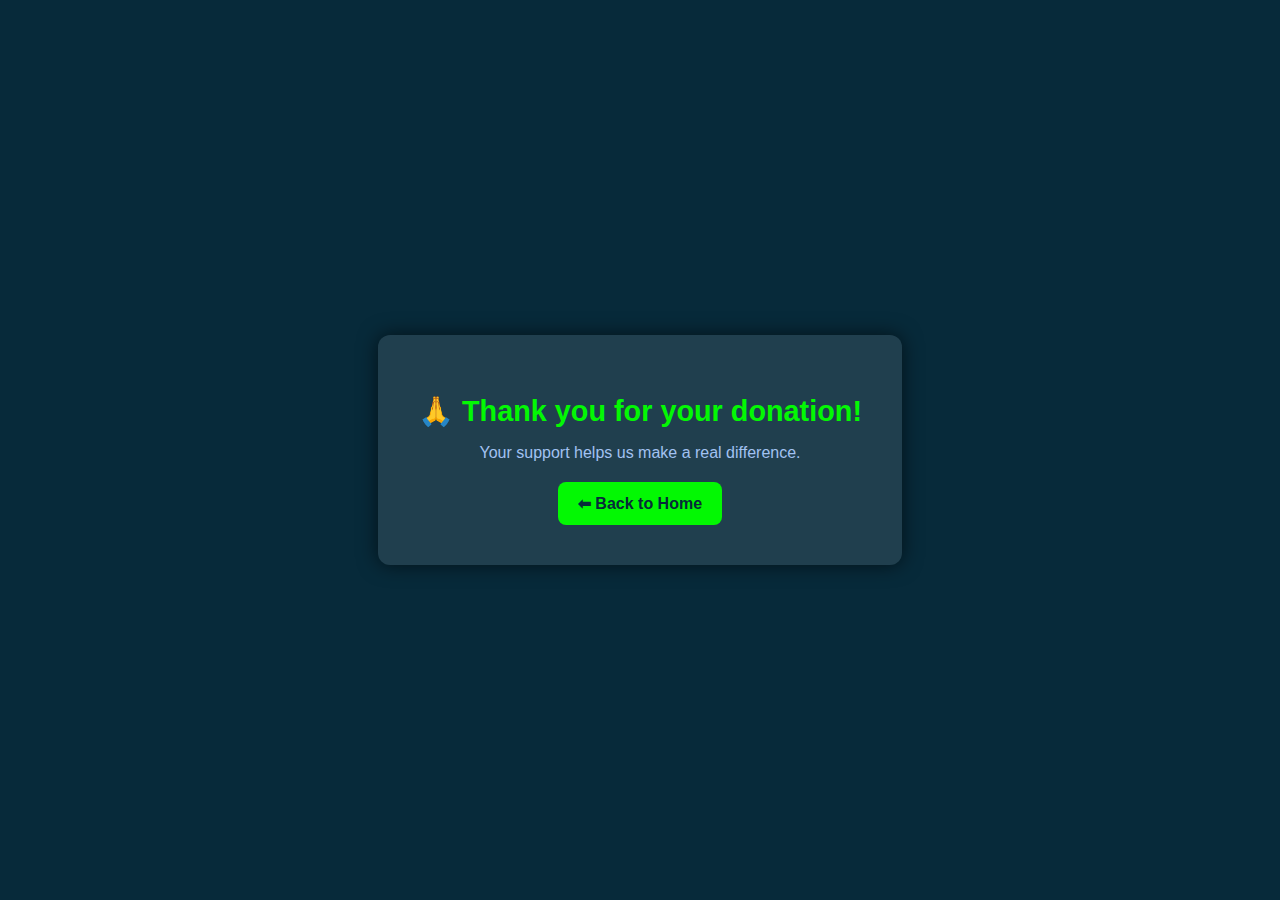
<file: thankyou.html>
<!DOCTYPE html>
<html lang="en">
<head>
  <meta charset="UTF-8">
  <meta name="viewport" content="width=device-width, initial-scale=1.0">
  <title>Thank You!</title>
  <link rel="stylesheet" href="styles/thankyou.css">
</head>
<body>
  <div class="thankyou-box">
    <h1 id="thanks-message">🙏 Thank you for your donation!</h1>
    <p id="thanks-sub">Your support helps us make a real difference.</p>
    <a href="index.html" class="back-home">⬅ Back to Home</a>
  </div>

  <script src="js/thankyou.js"></script>
</body>
</html>
</file>
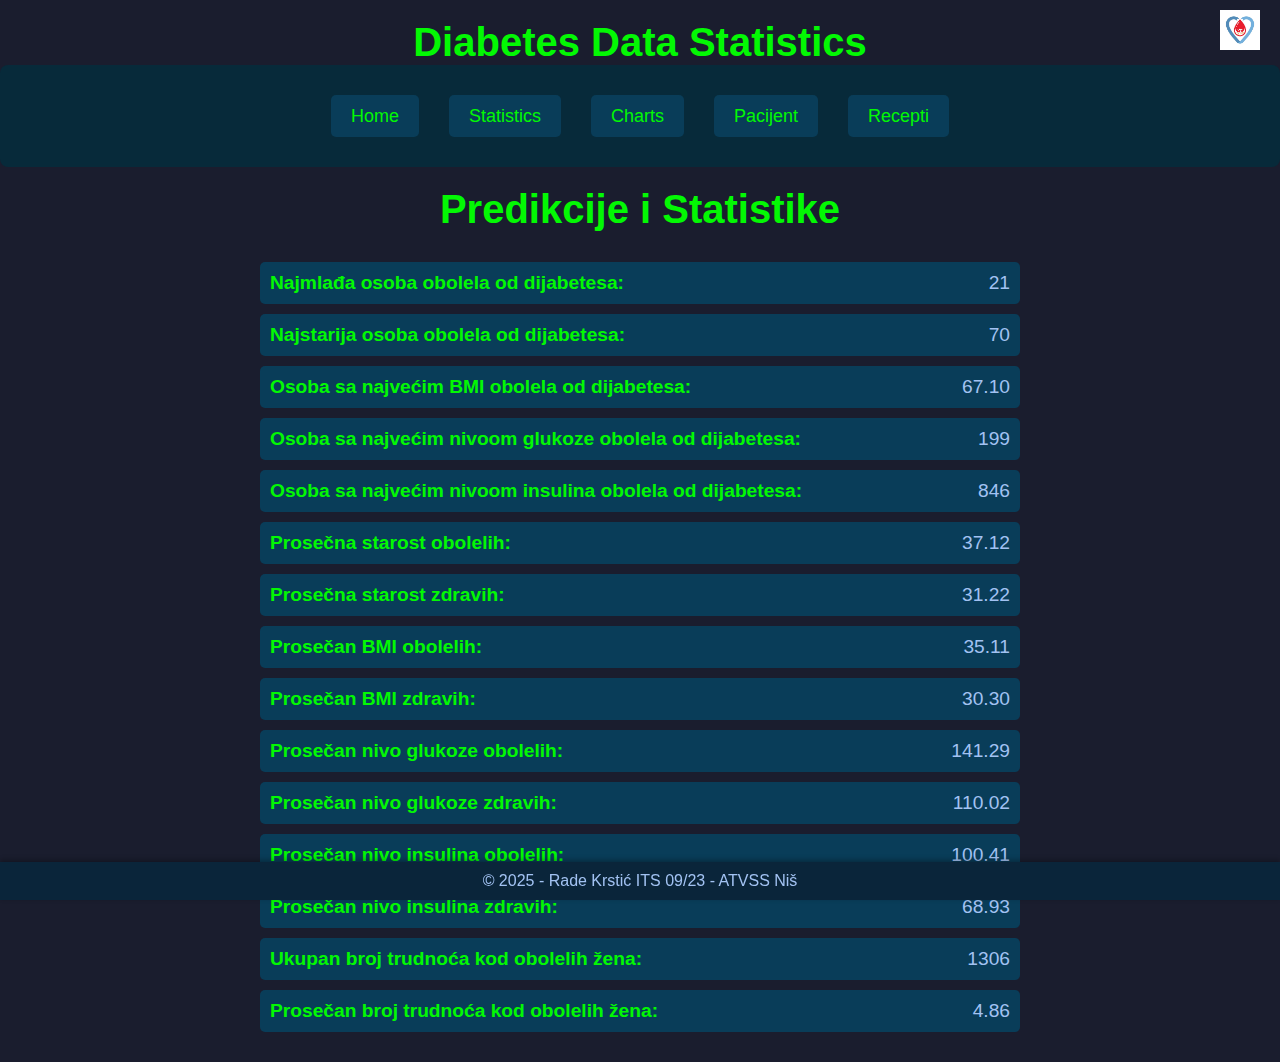
<file: charts/statistics.html>
<!DOCTYPE html>
<html lang="en">
<head>
    <meta charset="UTF-8">
    <meta name="viewport" content="width=device-width, initial-scale=1.0">
    <title>Diabetes Statistics</title>
    <link rel="stylesheet" href="../style.css"> <!-- Povezivanje sa zajedničkim CSS fajlom -->
</head>
<body>
    <h1>Diabetes Data Statistics</h1>
    <nav>
        <button class="hamburger" onclick="toggleMenu()">☰</button>
        <ul class="menu">
            <li><a href="../index.html">Home</a></li>
            <li><a href="statistics.html">Statistics</a></li>
            <li><a href="../charts.html">Charts</a></li>
            <li><a href="../pacijent.html">Pacijent</a></li> <!-- Dugme za Pacijenta -->
            <li><a href="../recepti.html">Recepti</a></li> <!-- Novi link za Recepti -->
        </ul>
        <!-- Ikonica za promenu jezika -->
        <img 
            src="../pics/diabetes_logo.jpg" 
            alt="Language Switcher" 
            class="language-icon" 
            onclick="toggleLanguage()"
        >
    </nav>
    
    <h2>Predikcije i Statistike</h2>
    <ul>
        <li><b>Najmlađa osoba obolela od dijabetesa:</b> 21</li>
        <li><b>Najstarija osoba obolela od dijabetesa:</b> 70</li>
        <li><b>Osoba sa najvećim BMI obolela od dijabetesa:</b> 67.10</li>
        <li><b>Osoba sa najvećim nivoom glukoze obolela od dijabetesa:</b> 199</li>
        <li><b>Osoba sa najvećim nivoom insulina obolela od dijabetesa:</b> 846</li>
        <li><b>Prosečna starost obolelih:</b> 37.12</li>
        <li><b>Prosečna starost zdravih:</b> 31.22</li>
        <li><b>Prosečan BMI obolelih:</b> 35.11</li>
        <li><b>Prosečan BMI zdravih:</b> 30.30</li>
        <li><b>Prosečan nivo glukoze obolelih:</b> 141.29</li>
        <li><b>Prosečan nivo glukoze zdravih:</b> 110.02</li>
        <li><b>Prosečan nivo insulina obolelih:</b> 100.41</li>
        <li><b>Prosečan nivo insulina zdravih:</b> 68.93</li>
        <li><b>Ukupan broj trudnoća kod obolelih žena:</b> 1306</li>
        <li><b>Prosečan broj trudnoća kod obolelih žena:</b> 4.86</li>
    </ul>
    <footer class="footer">
        &copy; 2025 - Rade Krstić ITS 09/23 - ATVSS Niš
    </footer>
    <script src="script-statistics.js"></script>
</body>
</html>
</file>
<file: styles/charts.css>
/* ===================== MAIN-NAV SCROLL TOGGLE ===================== */
.main-nav.hide {
  transform: translateY(-100%);
}
.main-nav.show {
  transform: translateY(0);
}

/* ===================== CENTRIRANJE SADRŽAJA ISPOD MAIN-NAV ===================== */
h1, h2,
.chart-select-container,
.chart-subselect-container,
#chart-container {
  text-align: center;
  margin: 20px auto;
  display: flex;
  flex-direction: column;
  align-items: center;
}

/* Globalni wrapper za padding sa leve i desne strane */
.wrapper {
    padding-left: 20px;
    padding-right: 20px;
}


.profile {
    display: flex;
    align-items: flex-start;
    margin: 20px 0;
    gap: 20px;
}

.profile img {
    max-width: 300px;
    border-radius: 8px;
    box-shadow: 0 0 10px #03f803;
}

.profile-text {
    flex: 1;
    text-align: left; /* <<< sada levo poravnanje */
}

.profile-text h3 {
    margin: 0 0 10px 0;
    color: #03f803;
    font-size: 1.4em;
}


.profile pre {
    white-space: pre-wrap;
    font-family: Arial, sans-serif;
    margin: 0;
}
</file>
<file: styles/diabetes-prediction.css>
/* ===================== PREDICTION SPECIFIC STYLES ===================== */

.prediction-container {
    max-width: 900px;
    margin: 100px auto 50px;
    padding: 30px;
    background: rgba(7, 42, 58, 0.8);
    border-radius: 15px;
    box-shadow: 0 10px 30px rgba(0, 0, 0, 0.3);
}

.prediction-container h2 {
    text-align: center;
    color: #03f803;
    margin-bottom: 30px;
    font-size: 2.2rem;
}

.form-grid {
    display: grid;
    grid-template-columns: repeat(auto-fit, minmax(300px, 1fr));
    gap: 20px;
    margin-bottom: 30px;
}

.form-group {
    margin-bottom: 15px;
}

.form-group label {
    display: block;
    margin-bottom: 8px;
    color: #a2c2f2;
    font-weight: bold;
}

.form-group input,
.form-group select {
    width: 100%;
    padding: 12px 15px;
    background: #093d59;
    border: 2px solid #1d5f7b;
    border-radius: 8px;
    color: #fff;
    font-size: 16px;
    transition: all 0.3s ease;
}

.form-group input:focus,
.form-group select:focus {
    outline: none;
    border-color: #03f803;
    box-shadow: 0 0 10px rgba(3, 248, 3, 0.3);
}

.form-actions {
    display: flex;
    gap: 15px;
    justify-content: center;
    margin: 30px 0;
}

.predict-button {
    padding: 15px 30px;
    background: linear-gradient(135deg, #03f803, #02c902);
    color: #1a1d2e;
    border: none;
    border-radius: 8px;
    font-size: 1.1rem;
    font-weight: bold;
    cursor: pointer;
    transition: all 0.3s ease;
}

.predict-button:hover {
    transform: translateY(-2px);
    box-shadow: 0 5px 15px rgba(3, 248, 3, 0.4);
}

.predict-button:disabled {
    background: #666;
    cursor: not-allowed;
    transform: none;
}

.reset-button {
    padding: 15px 30px;
    background: #1d5f7b;
    color: white;
    border: none;
    border-radius: 8px;
    font-size: 1.1rem;
    cursor: pointer;
    transition: all 0.3s ease;
}

.reset-button:hover {
    background: #2a7a9c;
}

/* Loading styles */
.loading-container {
    text-align: center;
    padding: 30px;
    display: none;
}

.spinner {
    border: 4px solid #f3f3f3;
    border-top: 4px solid #03f803;
    border-radius: 50%;
    width: 40px;
    height: 40px;
    animation: spin 1s linear infinite;
    margin: 0 auto 15px;
}

@keyframes spin {
    0% { transform: rotate(0deg); }
    100% { transform: rotate(360deg); }
}

/* Result styles */
.result-container {
    margin-top: 30px;
    padding: 25px;
    background: rgba(9, 61, 89, 0.6);
    border-radius: 10px;
    display: none;
    transition: all 0.3s ease;
}

.result-container h3 {
    color: #03f803;
    margin-bottom: 20px;
    text-align: center;
}

.risk-high { color: #ff4444; font-weight: bold; }
.risk-medium { color: #ff9800; font-weight: bold; }
.risk-low { color: #4CAF50; font-weight: bold; }

/* ===================== Progress Bar ===================== */
.probability-bar {
    width: 100%;
    height: 25px;
    background: #1d5f7b;
    border-radius: 12px;
    margin: 15px 0;
    overflow: hidden;
    position: relative;
    box-shadow: inset 0 2px 4px rgba(0,0,0,0.4);
}

.probability-fill {
    height: 100%;
    width: 0;
    border-radius: 12px;
    background: linear-gradient(90deg, #4CAF50, #ff9800, #ff4444);
    box-shadow: 0 2px 5px rgba(0,0,0,0.2);
    transition: width 1.5s ease-in-out;
}

.probability-labels {
    display: flex;
    justify-content: space-between;
    margin-top: 5px;
    color: #a2c2f2;
    font-size: 12px;
}

/* Recommendations */
.recommendations {
    background: rgba(255, 255, 255, 0.1);
    padding: 20px;
    border-radius: 8px;
    margin-top: 20px;
    transition: all 0.3s ease;
}

.recommendations h4 {
    color: #03f803;
    margin-bottom: 15px;
}

.recommendations ul {
    list-style: none;
    padding: 0;
}

.recommendations li {
    padding: 8px 0;
    border-bottom: 1px solid rgba(255, 255, 255, 0.1);
}

.recommendations li:last-child {
    border-bottom: none;
}

/* Input error state */
.input-error {
    border-color: #ff4444 !important;
    box-shadow: 0 0 5px rgba(255, 68, 68, 0.5) !important;
}

.error-message {
    color: #ff4444;
    font-size: 14px;
    margin-top: 5px;
}

/* Responsive design */
@media (max-width: 768px) {
    .prediction-container {
        margin: 80px 15px 30px;
        padding: 20px;
    }
    
    .form-grid {
        grid-template-columns: 1fr;
    }
    
    .form-actions {
        flex-direction: column;
    }
    
    .predict-button,
    .reset-button {
        width: 100%;
    }
    
    .result-container {
        padding: 15px;
    }
}

@media (max-width: 480px) {
    .prediction-container h2 {
        font-size: 1.8rem;
    }
    
    .form-group input,
    .form-group select {
        padding: 10px;
    }
}

.high-risk { color: red; font-weight: bold; }
.low-risk { color: green; font-weight: bold; }

/* ===================== CARD LINK BELOW PREDICTION ===================== */
.result-container .cards-row {
    display: flex;
    justify-content: center;
    gap: 20px; /* razmak između kartica */
    flex-wrap: wrap; /* da kartice idu u novi red */
    margin-top: 20px;
}

/* Fiksne dimenzije kartica, ne razvući ih */
.result-container .card.recipes,
.result-container .card.fitnes,
.result-container .card.donations {
    display: inline-block !important;  /* osigurava prirodnu veličinu */
    width: 180px !important;
    height: 180px !important;
    text-decoration: none;
    color: #03f803;
    background: rgba(7, 42, 58, 0.85);
    border-radius: 16px;
    position: relative;
    text-align: center;
    transition: transform 0.3s ease, box-shadow 0.3s ease;

    background-repeat: no-repeat;
    background-position: center;
    background-size: contain;
}

.result-container .card.recipes:hover,
.result-container .card.fitnes:hover,
.result-container .card.donations:hover {
    transform: scale(1.08);
    box-shadow: 0 10px 20px rgba(0, 0, 0, 0.5);
}

.result-container .card.recipes .card-icon,
.result-container .card.fitnes .card-icon,
.result-container .card.donations .card-icon {
    width: 60px;
    height: 60px;
    margin-bottom: 15px;
    background-color: rgba(255, 255, 255, 0.3);
    padding: 8px;
    border-radius: 12px;
}

.result-container .card.recipes h2,
.result-container .card.fitnes h2,
.result-container .card.donations h2 {
    font-size: 1.3rem;
    font-weight: bold;
    margin: 0;
    color: #03f803;
    text-shadow: 0 2px 4px rgba(0,0,0,0.5);
}

/* Pozadine kartica */
.result-container .card.recipes { background-image: url("../pics/buttons/Recipes.png"); }
.result-container .card.fitnes { background-image: url("../pics/buttons/Fitness.png"); }
.result-container .card.donations { background-image: url("../pics/buttons/Donations.png"); }

/* Overlay i ikonice */
.card-overlay {
    position: absolute;
    inset: 0;
    background: rgba(0,0,0,0.45);
    display: flex;
    flex-direction: column;
    align-items: center;
    justify-content: center;
    padding: 10px;
    text-align: center;
    transition: background 0.3s ease;
}

.card:hover .card-overlay {
    background: rgba(0,0,0,0.6);
}

.card-icon {
    width: 45px;
    height: 45px;
    margin-bottom: 10px;
    border-radius: 12px;
}

.card-overlay h2 {
    font-size: 1.2rem;
    font-weight: bold;
    color: #03f803;
    text-shadow: 0 2px 5px rgba(0,0,0,0.8);
    margin: 0;
}

.cards-row {
    display: flex;
    flex-wrap: wrap;
    gap: 20px;
    margin-top: 25px;
    justify-content: center;
}

.card {
    position: relative;
    display: block;
    width: 300px;
    height: 180px;
    overflow: hidden;
    border-radius: 12px;
    text-decoration: none;
    color: #fff;
    box-shadow: 0 6px 15px rgba(0,0,0,0.25);
    transition: transform 0.3s ease;
}

.card:hover {
    transform: translateY(-6px);
}

.card-bg {
    width: 100%;
    height: 100%;
    object-fit: cover; /* cela slika se vidi ivica do ivice */
    display: block;
}

.card-overlay {
    position: absolute;
    inset: 0; /* pokrije celu karticu */
    background: rgba(0,0,0,0.45); /* overlay efekat */
    display: flex;
    flex-direction: column;
    align-items: center;
    justify-content: center;
    padding: 10px;
    text-align: center;
    transition: background 0.3s ease;
}

.card:hover .card-overlay {
    background: rgba(0,0,0,0.6);
}

.card-icon {
    width: 45px;
    height: 45px;
    margin-bottom: 10px;
}

.card-overlay h2 {
    font-size: 1.2rem;
    font-weight: bold;
}
</file>
<file: styles/donations.css>
.donations-container {
  display: flex;
  flex-direction: column;
  justify-content: center;   /* vertikalno centriranje */
  align-items: center;       /* horizontalno centriranje */
  min-height: calc(100vh - 160px); /* izračunaj da forma stane između headera/nav i footera */
  padding: 20px;
  text-align: center;
  box-sizing: border-box;
}

.donation-block {
  margin: 20px 0;
  padding: 20px;
  background: #ffffff0d;
  border-radius: 12px;
  box-shadow: 0 2px 6px rgba(0,0,0,0.15);
  width: 100%;
  max-width: 600px;
}

.donations-grid {
  display: grid;
  grid-template-columns: repeat(auto-fit, minmax(200px, 1fr));
  gap: 15px;
  margin-top: 15px;
}

.donate-btn, .copy-btn {
  padding: 12px 16px;
  border: none;
  border-radius: 8px;
  cursor: pointer;
  background: #4cafef;
  color: white;
  font-size: 16px;
  transition: background 0.3s;
}

.donate-btn:hover, .copy-btn:hover {
  background: #379bd6;
}

.crypto-option {
  display: flex;
  flex-direction: column;
  align-items: center;
  background: #ffffff10;
  padding: 10px;
  border-radius: 8px;
}

.crypto-option img {
  width: 100px;
  height: 100px;
  margin-bottom: 10px;
}

.donations-container {
  display: flex;
  flex-direction: column;
  justify-content: center;   /* vertikalno centriranje */
  align-items: center;       /* horizontalno centriranje */
  min-height: calc(100vh - 160px); /* izračunaj da forma stane između headera/nav i footera */
  padding: 20px;
  text-align: center;
  box-sizing: border-box;
}

.donation-block {
  margin: 20px 0;
  padding: 20px;
  background: #ffffff0d;
  border-radius: 12px;
  box-shadow: 0 2px 6px rgba(0,0,0,0.15);
  width: 100%;
  max-width: 600px;
}

.donations-grid {
  display: grid;
  grid-template-columns: repeat(auto-fit, minmax(200px, 1fr));
  gap: 15px;
  margin-top: 15px;
}

.donate-btn, .copy-btn {
  padding: 12px 16px;
  border: none;
  border-radius: 8px;
  cursor: pointer;
  background: #4cafef;
  color: white;
  font-size: 16px;
  transition: background 0.3s;
}

.donate-btn:hover, .copy-btn:hover {
  background: #379bd6;
}

.crypto-option {
  display: flex;
  flex-direction: column;
  align-items: center;
  background: #ffffff10;
  padding: 10px;
  border-radius: 8px;
}

.crypto-option img {
  width: 100px;
  height: 100px;
  margin-bottom: 10px;
}
</file>
<file: styles/fitness.css>
/* Ovaj fajl zasniva se na vašem diabetes-prediction.css, samo sa dodatnim pravilima za karticu exercises */

/* Podešavanja kontejnera */
.prediction-container {
  max-width: 900px;
  margin: 100px auto 50px;
  padding: 30px;
  border-radius: 15px;
  box-shadow: 0 10px 30px rgba(0,0,0,0.3);
  background: rgba(7, 42, 58, 0.8);
  position: relative;
  background-image: url('../pics/backdround/background_fitness_page.png');
  background-size: cover;
  background-position: center;
  background-repeat: no-repeat;

}

.hero-fitness {
  position: relative;
  width: 100%;
  height: 100vh;
  background-image: url('../pics/landing/banner_fitnes_page.png');
  background-size: cover;
  background-position: center;
  background-repeat: no-repeat;
  background-attachment: fixed;
  display: flex;
  align-items: center;
  justify-content: center;
  z-index: 0;
}

.hero-fitness::before {
  content: "";
  position: absolute;
  inset: 0;
  background: rgba(0, 0, 0, 0.5); /* tamni overlay */
  z-index: 1;
}

.hero-content {
  position: relative;
  z-index: 2;
  text-align: center;
}

.hero-scroll-btn {
  padding: 20px 40px;
  font-size: 1.5rem;
  font-weight: bold;
  background-color: #03f803;
  color: #1a1d2e;
  border: none;
  border-radius: 12px;
  cursor: pointer;
  transition: all 0.3s ease;
}

.hero-scroll-btn:hover {
  background-color: #1d5f7b;
  color: white;
  transform: translateY(-2px);
}

.prediction-container::before {
  content: "";
  position: absolute;
  inset: 0;
  background: rgba(7, 42, 58, 0.85);
  z-index: 0;
}

.prediction-container > * {
  position: relative;
  z-index: 1;
}

.prediction-container h2 {
  text-align: center;
  color: #03f803;
  margin-bottom: 30px;
  font-size: 2rem;
}

/* Stil za formu — kopirano iz postojećeg CSS-a */
.form-section {
  border: 2px solid #03f803;
  border-radius: 12px;
  padding: 20px;
  margin-bottom: 20px;
  display: grid;
  grid-template-columns: repeat(3, 1fr);
  gap: 20px;
  background: rgba(3,248,3,0.05);
}
.form-section.group-1, .form-section.group-2 {
  gap: 10px;
}
.form-group label {
  display: block;
  margin-bottom: 8px;
  color: #a2c2f2;
  font-weight: bold;
}
.form-group input, .form-group select {
  padding: 12px 15px;
  background: #093d59;
  border: 2px solid #1d5f7b;
  border-radius: 8px;
  color: #fff;
  font-size: 16px;
  transition: all 0.3s ease;
}
.form-group input:focus, .form-group select:focus {
  outline: none;
  border-color: #03f803;
  box-shadow: 0 0 10px rgba(3,248,3,0.3);
}
.short-input input, .short-input select {
  width: 60%;
}
.wide-input input, .wide-input select {
  width: 100%;
}

.form-actions {
  display: flex;
  gap: 15px;
  justify-content: center;
  margin: 30px 0;
}
.predict-button {
  padding: 15px 30px;
  background: linear-gradient(135deg, #03f803, #02c902);
  color: #1a1d2e;
  border: none;
  border-radius: 8px;
  font-size: 1.1rem;
  font-weight: bold;
  cursor: pointer;
  transition: all 0.3s ease;
}
.predict-button:hover {
  transform: translateY(-2px);
  box-shadow: 0 5px 15px rgba(3,248,3,0.4);
}
.reset-button {
  padding: 15px 30px;
  background: #1d5f7b;
  color: white;
  border: none;
  border-radius: 8px;
  font-size: 1.1rem;
  cursor: pointer;
  transition: all 0.3s ease;
}
.reset-button:hover {
  background: #2a7a9c;
}

/* Rezultati / savet */
.result-container {
  margin-top: 30px;
  padding: 25px;
  background: rgba(9, 61, 89, 0.6);
  border-radius: 10px;
  transition: all 0.3s ease;
}
#advice-content {
  color: #a2c2f2;
}
#advice-content h3 {
  color: #03f803;
  margin-bottom: 15px;
}
#advice-content .weekly-plan {
  margin-top: 20px;
  background: rgba(3,248,3,0.1);
  padding: 15px;
  border-radius: 8px;
  white-space: pre-line; /* da se nove linije pokažu */
}

/* Specifično za exercises karticu */
.card.exercises {
  position: relative;
  z-index: 2; /* da bude iznad ostalih ako se preklapa */
  display: flex;
  max-height: 380px; /* podesiva visina */
  overflow: hidden;
  border: 2px solid #03f803;
  border-radius: 12px;
  margin-bottom: 20px;
  background: rgba(7, 42, 58, 0.8);
}
.card.exercises .card-left {
  flex: 1;
}
.card.exercises .card-right {
  flex: 2;
  padding: 15px 20px;
  display: flex;
  flex-direction: column;
  justify-content: space-between;
  max-height: 100%;
}
.exercises .exercise-content {
  overflow-y: auto;
  max-height: 180px;
  padding: 10px;
  box-sizing: border-box;
  background: rgba(0,0,0,0.1);
  border-radius: 8px;
}
.card-link-btn {
  display: inline-block;
  margin-top: 12px;
  padding: 10px 20px;
  background-color: #03f803;
  color: #1a1d2e;
  border-radius: 8px;
  text-decoration: none;
  font-weight: bold;
  transition: background-color 0.3s ease, transform 0.2s ease;
}
.card-link-btn:hover {
  background-color: #1d5f7b;
  color: #fff;
  transform: translateY(-2px);
}

.advice-list, .plan-list {
  padding-left: 20px;
  margin-top: 10px;
  color: #a2c2f2;
  font-size: 1rem;
  list-style: disc inside;
}

.advice-list li, .plan-list li {
  margin-bottom: 8px;
  line-height: 1.4;
}

/* Responsive prilagođavanja */
@media (max-width: 1024px) {
  .form-section {
    grid-template-columns: repeat(2, 1fr);
  }
}
@media (max-width: 768px) {
  .form-section {
    grid-template-columns: 1fr;
  }
  .form-actions {
    flex-direction: column;
  }
  .predict-button, .reset-button {
    width: 100%;
  }
}
@media (max-width: 480px) {
  .prediction-container h2 {
    font-size: 1.8rem;
  }
  .form-group input, .form-group select {
    padding: 10px;
  }
}
</file>
<file: styles/thankyou.css>
body {
  margin: 0;
  padding: 0;
  height: 100vh;
  display: flex;
  justify-content: center;
  align-items: center;
  background: #072a3a;
  font-family: Arial, sans-serif;
  color: #03f803;
  text-align: center;
}

.thankyou-box {
  background: rgba(255,255,255,0.1);
  padding: 40px;
  border-radius: 12px;
  box-shadow: 0 0 20px rgba(0,0,0,0.6);
  max-width: 500px;
}

.thankyou-box h1 {
  margin-bottom: 15px;
  font-size: 1.8rem;
}

.thankyou-box p {
  margin-bottom: 20px;
  color: #a2c2f2;
}

.back-home {
  display: inline-block;
  padding: 12px 20px;
  background: #03f803;
  color: #072a3a;
  font-weight: bold;
  border-radius: 8px;
  text-decoration: none;
  transition: background 0.3s ease;
}

.back-home:hover {
  background: #02c902;
}
</file>
<file: style.css>
/* Opšti stilovi za telo stranice */
body {
    font-family: Arial, sans-serif;
    background-color: #1a1d2e; /* Tamnoplava pozadina */
    color: #a2c2f2; /* Svetloplava boja teksta */
    margin: 0;
    padding: 0;
}

/* Globalni reset margina */
* {
    margin: 0;
    padding: 0;
    box-sizing: border-box;
}

.language-icon {
    position: absolute;
    top: 10px;
    right: 20px;
    width: 40px;
    height: auto;
    cursor: pointer;
}

/* Stil za naslov stranice */
h1, h2, h3 {
    font-size: 2.5em;
    margin-top: 20px;
    color: #03f803;
    text-align: center; /* Centriranje teksta */
}

/* Stil za selektovanje grafikona */
#chart-select {
    font-size: 1.2em;
    margin: 20px;
    padding: 10px;
    background-color: #00509E; /* Tamnoplava boja za selekt box */
    color: #98FB98; /* Svetlozelena boja teksta */
    border: 2px solid #003366; /* Tamnoplavi okvir */
    border-radius: 5px;
}

/* Stil za kontejnere sa grafikonima */
#chart-container {
    margin-top: 20px;
    text-align: center;
}

/* Stil za slike u chart-container-u */
#chart-container img {
    width: 70%; /* Smanjivanje za 30% */
    height: auto; /* Održavanje proporcija slike */
    display: block;
    margin: 0 auto; /* Centriranje slike */
}

/* Stil za statistike */
ul {
    list-style-type: none;
    margin: 0 auto;
    max-width: 800px;
    padding: 20px;
}

ul li {
    background-color: #093d59; /* Tamno plava pozadina za statistike */
    margin: 10px 0;
    padding: 10px;
    border-radius: 5px;
    font-size: 1.2em;
    display: flex;
    justify-content: space-between;
    align-items: center;
}

ul li b {
    color: #03f803; /* Svetlozelena boja za boldovane naslove */
}

ul li span {
    font-size: 2.5em; /* Dominantne cifre */
    color: #03f803; /* Svetlozelena boja cifara */
    font-weight: bold;
}

/* Navigacija */
nav {
    background-color: #072a3a; /* Tamnija plava za navigaciju */
    padding: 10px 0;
    text-align: center;
    border-radius: 8px;
    margin-bottom: 20px;
}

nav ul {
    list-style-type: none;
    text-align: center;
}

nav ul li {
    display: inline;
    margin: 0 15px;
}

nav ul li a {
    color: #03f803;
    text-decoration: none;
    font-size: 18px;
    padding: 5px 10px;
    border-radius: 5px;
}

nav ul li a:hover {
    background-color: #1d5f7b; /* Efekat pri prelasku mišem */
}

/* Globalne postavke */
* {
    margin: 0;
    padding: 0;
    box-sizing: border-box;
}

/* Sadržaj statistika */
#statistics {
    margin: 20px auto;
    padding: 20px;
    background-color: #2c3e50;
    border-radius: 10px;
    max-width: 800px;
}

/* Div sa statističkim podacima */
#statistics div {
    margin: 20px 0;
    padding: 15px;
    border: 2px solid green; /* Zelena ivica */
    border-radius: 8px;
    background-color: #072a3a; /* Tamnija pozadina za svaku sekciju */
}

/* Stil za tekstove u statistikama */
#statistics div h3 {
    text-align: center;
    color: #03f803;
    font-size: 1.5em;
    margin-bottom: 10px;
}

/* Prikaz cifara sa većim fontom i dominacijom */
#statistics div p {
    font-size: 1.5em;
    text-align: center;
    color: #a8d0e6; /* Svetloplava boja za tekst */
}

#statistics div p span {
    font-size: 2.5em;
    font-weight: bold;
    color: #03f803; /* Svetlozelena boja cifara */
}

/* Razmak između tekstualnih blokova */
#statistics div + div {
    margin-top: 30px;
}

/* Sadržaj sa grafikonima */
#chart-container {
    text-align: center;
}

/* Dodajemo stil za slike unutar #chart-container */
#chart-image {
    max-width: 100%;
    height: auto;
    border-radius: 8px;
    margin-top: 20px;
}

/* PACIJENT */

/* Stilovi za Pacijentovu stranicu */
#patient-form {
    margin: 20px auto;
    padding: 20px;
    background-color: #2c3e50;
    border-radius: 10px;
    max-width: 800px;
}

#patient-form h2 {
    text-align: center;
    color: #03f803;
}

#patient-form form {
    display: flex;
    flex-direction: column;
    align-items: center;
}

#patient-form label {
    font-size: 1.2em;
    color: #a8d0e6;
    margin-top: 10px;
}

#patient-form input {
    font-size: 1em;
    padding: 10px;
    margin-top: 5px;
    width: 80%;
    max-width: 400px;
    border-radius: 5px;
    border: 2px solid #1d5f7b;
    background-color: #072a3a;
    color: #03f803;
}

#patient-form button {
    font-size: 1.2em;
    padding: 10px;
    margin-top: 20px;
    border-radius: 5px;
    background-color: #1d5f7b;
    color: #03f803;
    border: none;
    cursor: pointer;
}

#patient-form button:hover {
    background-color: #00509e;
}

/* Stil za rezultat predikcije */
#prediction-result {
    margin-top: 30px;
    text-align: center;
    font-size: 1.2em;
}

#prediction-result #result-text {
    font-size: 1.5em;
    font-weight: bold;
    color: #fcfff0;
    margin-top: 10px;
}

.form-container {
    margin: 20px auto;
    max-width: 400px;
    background-color: #072a3a;
    padding: 20px;
    border-radius: 8px;
    text-align: left;
}

input[type="number"] {
    width: 100%;
    padding: 10px;
    margin-bottom: 10px;
    background-color: #093d59;
    color: #03f803;
    border: 2px solid #1d5f7b;
    border-radius: 5px;
    font-size: 16px;
}

.result-container {
    margin-top: 30px;
    background-color: #072a3a;
    padding: 20px;
    border-radius: 8px;
    text-align: left;
    max-width: 500px;
    margin: 0 auto;
}

.result-container b {
    color: #03f803;
}

.result-container p {
    font-size: 1.2em;
    margin: 10px 0;
}
#result {
    margin-top: 20px;
    padding: 15px;
    border: 1px solid #ccc;
    border-radius: 5px;
    background-color: #004d00;
    color: white;
    font-weight: bold;
}

#result ul {
    margin: 0;
    padding-left: 20px;
}

#result p {
    margin: 5px 0;
}

#result span.red {
    color: red;
}

/* Stil za tekst unutar strong unutar liste */
ul li strong {
    margin-right: 20px; /* Dodato rastojanje između naslova i ostatka teksta */
    color: #03f803; /* Isto kao boja za h3 */
}

/* Opšti stilovi za telo stranice */
body {
    font-family: Arial, sans-serif;
    background-color: #1a1d2e;
    color: #a2c2f2;
    margin: 0;
    padding: 0;
}

/* Navigacija */
nav {
    background-color: #072a3a;
    padding: 10px 0;
    text-align: center;
    border-radius: 8px;
    margin-bottom: 20px;
}

nav ul {
    list-style-type: none;
    text-align: center;
}

nav ul li {
    display: inline;
    margin: 0 15px;
}

nav ul li a {
    color: #03f803;
    text-decoration: none;
    font-size: 18px;
    padding: 5px 10px;
    border-radius: 5px;
}

nav ul li a:hover {
    background-color: #1d5f7b;
}

/* Sadržaj Recepti stranice */
#recipes {
    display: flex;
    margin: 20px auto;
    padding: 20px;
    background-color: #2c3e50;
    border-radius: 10px;
    max-width: 1200px;
}

/* Navigacija sa leve strane za recepte */
.recipe-nav {
    width: 250px;
    float: left;
    margin-right: 30px;
    background-color: #072a3a; /* Dodaj pozadinsku boju za navigaciju */
    border-radius: 8px; /* Zaobljeni uglovi */
    padding: 15px; /* Unutrašnji razmak */
    box-shadow: 2px 2px 10px rgba(0, 0, 0, 0.3); /* Blaga senka za estetiku */
}

.recipe-nav ul {
    list-style-type: none; /* Uklanja oznake liste */
    padding: 0; /* Uklanja unutrašnje razmake */
    margin: 0; /* Uklanja spoljne razmake */
}

.recipe-nav ul li {
    margin: 10px 0; /* Razmak između stavki */
}

.recipe-nav ul li a {
    display: block; /* Osigurava da link zauzme celu širinu */
    color: #03f803; /* Svetlozelena boja teksta */
    text-decoration: none; /* Uklanja podvlačenje */
    font-size: 1.2em; /* Veličina fonta */
    padding: 10px; /* Unutrašnji razmak za link */
    background-color: #093d59; /* Tamnoplava pozadina za stavke */
    border-radius: 5px; /* Zaobljeni uglovi */
    text-align: center; /* Centriranje teksta */
}

.recipe-nav ul li a:hover {
    background-color: #1d5f7b; /* Svetlija nijansa plave na hover */
    color: #ffffff; /* Bela boja teksta na hover */
    transition: 0.3s; /* Glatka tranzicija */
}

/* Standardna navigacija */
.recipe-list {
    display: block;
}

/* Sakrivanje combo box-a na većim ekranima */
.recipe-combo {
    display: none;
    width: 100%;
    padding: 10px;
    font-size: 16px;
    border-radius: 5px;
    border: 1px solid #03f803;
    background-color: #1d5f7b;
    color: #a8d0e6;
}

/* Prikaz combo box-a na manjim ekranima */
@media (max-width: 768px) {
    .recipe-list {
        display: none; /* Sakrij listu */
    }

    .recipe-combo {
        display: block; /* Prikaz combo box-a */
    }
}

/* Osnovni stilovi za centriranje */
.combo-container {
    display: flex;
    justify-content: center; /* Horizontalno centriranje */
    align-items: center; /* Vertikalno centriranje */
    height: 100vh; /* Visina ekrana */
}

select.recipe-combo {
    padding: 10px;
    font-size: 16px;
    width: 90%; /* Smanjenje širine na malim ekranima */
    max-width: 300px; /* Maksimalna širina */
}

/* Stil za malu širinu ekrana (mobile first approach) */
@media (max-width: 768px) {
    .combo-container {
        height: auto; /* Oslobađanje visine za male ekrane */
        margin-top: 20px;
    }
}


/* Središnji deo za prikaz recepta */
#recipe-content {
    width: 70%;
    background-color: #072a3a;
    padding: 20px;
    border-radius: 8px;
    color: #a8d0e6;
}

#recipe-content h2 {
    color: #03f803;
}

#recipe-content p {
    font-size: 1.2em;
}

/* Stilovi za manje ekrane */
@media (max-width: 768px) {
    nav ul {
        flex-direction: column; /* Vertikalni meni za telefone */
        align-items: center;
    }

    nav ul li {
        margin: 5px 0;
    }

    h1, h2 {
        font-size: 20px;
        margin: 5px;
    }

    ul li {
        font-size: 14px; /* Manji tekst za sadržaj */
    }

    .language-icon {
        width: 30px; /* Manja ikonica za jezik */
    }

    footer {
        font-size: 12px;
        padding: 8px 0;
    }
}

/* Stil za footer */
.footer {
    position: fixed; /* Fiksiran na dnu stranice */
    bottom: 0;
    width: 100%; /* Puni širinu stranice */
    background-color: #0a253a; /* Tamnoplava boja */
    color: #a2c2f2; /* Svetloplava boja teksta */
    text-align: center;
    padding: 10px 0; /* Razmak iznad i ispod teksta */
    font-size: 16px; /* Veličina fonta */
    box-shadow: 0 -2px 5px rgba(0, 0, 0, 0.3); /* Senka iznad footera */
    z-index: 10; /* Zadržavanje iznad sadržaja */
}

/* Hamburger dugme */
.hamburger {
    display: none;
    background-color: transparent;
    border: none;
    font-size: 24px;
    cursor: pointer;
    margin: 10px;
}

/* Meni za male ekrane */
.menu {
    display: flex;
    justify-content: center;
    flex-wrap: wrap;
}

.menu.open {
    display: block; /* Prikaz menija kada je otvoren */
}

@media (max-width: 768px) {
    .hamburger {
        display: block; /* Prikazujemo dugme na manjim ekranima */
    }

    .menu {
        display: none; /* Sakrivamo meni dok nije otvoren */
        flex-direction: column;
        align-items: center;
    }
}

/* Navigacija sa leve strane za recepte */
.recipe-nav {
    width: 250px;
    float: left;
    margin-right: 30px;
}

.recipe-nav ul {
    list-style-type: none;
    padding: 0;
}

.recipe-nav ul li {
    margin: 10px 0;
}

.recipe-nav ul li a {
    color: #03f803;
    text-decoration: none;
    font-size: 1.2em;
}

.recipe-nav ul li a:hover {
    background-color: #1d5f7b;
    border-radius: 5px;
    padding: 5px;
}

#recipe-content {
    display: flex;
    margin: 20px auto;
    padding: 20px; /* Postojeći padding za unutrašnji razmak */
    padding: 30px; /* Dodat padding za prostor unutar bordure */
    background-color: #2c3e50;
    border-radius: 10px;
    max-width: 1200px;
    color: #a8d0e6;
    flex-direction: column;
    justify-content: center; /* Vertikalno centriranje sadržaja */
    align-items: center; /* Horizontalno centriranje elemenata */
}

#recipe-text {
    font-size: 1.2em;
    padding: 20px; /* Dodaj padding za razmak od bordure */
    text-align: left; /* Ostavite poravnanje teksta kako jeste */
    width: 100%; /* Zadržava širinu kontejnera */
}

/* Dodatni stil za naslov i sadržaj */
#recipe-content h2 {
    color: #03f803;
}

#recipe-content p {
    font-size: 1.2em;
}

/* Risk indicators */
.risk-high {
    color: #ff4444;
    font-weight: bold;
}

.risk-low {
    color: #4CAF50;
    font-weight: bold;
}

/* Input validation */
.input-error {
    border-color: red !important;
}

/* Result text */
#result-text p {
    margin-top: 10px;
    color: inherit;
}
</file>
<file: styles/style.css>
/* ===================== GLOBAL RESET ===================== */
* {
  margin: 0;
  padding: 0;
  box-sizing: border-box;
}

/* ===================== BODY ===================== */
body {
  font-family: 'Montserrat', sans-serif;
  background-color: #1a1d2e;
  color: #a2c2f2;
  line-height: 1.6;
  margin: 0;
  padding: 0;
}

/* ===================== HERO (Landing page) ===================== */
.hero {
  position: relative;
  height: 100vh;
  display: flex;
  justify-content: center;
  align-items: center;
  background: url("../pics/HeroPic.png") no-repeat center center;
  background-size: cover;
  background-attachment: fixed;
  text-align: center;
}

.hero-text {
  position: relative;
  z-index: 2;
  padding: 40px;
  border-radius: 10px;
  max-width: 800px;
}

.hero-text::before {
  content: "";
  position: absolute;
  top: 0;
  left: 0;
  width: 100%;
  height: 100%;
  border-radius: 10px;
  z-index: -1;
  transition: backdrop-filter 0.4s ease, -webkit-backdrop-filter 0.4s ease, background-color 0.4s ease;
  backdrop-filter: blur(0px);
  -webkit-backdrop-filter: blur(0px);
  background-color: rgba(255,255,255,0);
}

.hero-text:hover::before {
  backdrop-filter: blur(5px);
  -webkit-backdrop-filter: blur(5px);
  background-color: rgba(0,0,0,0.5);
}

.hero h1, .hero p, .hero .btn-primary {
  color: #fff;
}

.hero h1 {
  font-size: 3rem;
  margin-bottom: 20px;
  text-shadow: 2px 2px 4px rgba(0,0,0,0.5);
}

.hero p {
  font-size: 1.5rem;
  margin-bottom: 30px;
  text-shadow: 1px 1px 3px rgba(0,0,0,0.5);
}

.cta-btn, .btn-primary {
  display: inline-block;
  padding: 15px 30px;
  background-color: #03f803;
  color: #1a1d2e;
  font-size: 1.2em;
  font-weight: bold;
  border-radius: 6px;
  text-decoration: none;
  transition: 0.3s;
}

.cta-btn:hover, .btn-primary:hover {
  background-color: #1d5f7b;
  color: #fff;
  transform: translateY(-3px);
  box-shadow: 0 5px 15px rgba(0,0,0,0.3);
}

/* Sekcija koja prelazi preko heroja */
.overlap-section {
  position: relative;
  background-color: #1a1d2e;
  margin-top: -100px;
  padding: 50px 20px;
  z-index: 10;
  border-top-left-radius: 30px;
  border-top-right-radius: 30px;
  box-shadow: 0 -5px 20px rgba(0,0,0,0.5);
}

.preview {
  padding: 40px 0;
}

.preview h2 {
  text-align: center;
  color: #03f803;
  margin-bottom: 40px;
  font-size: 2.5rem;
}

.cards-section {
  display: grid;
  grid-template-columns: repeat(auto-fit, minmax(280px, 1fr));
  gap: 30px;
  width: 100%;
  max-width: 1200px;
  margin: 0 auto;
  padding: 20px;
}

.card {
  position: relative;
  height: 250px;
  border-radius: 16px;
  overflow: hidden;
  display: flex;
  justify-content: center;
  align-items: center;
  color: white;
  font-size: 1.5rem;
  font-weight: bold;
  text-align: center;
  background-size: cover;
  background-position: center;
  transition: transform 0.3s ease, box-shadow 0.3s ease;
  cursor: pointer;
  text-decoration: none;
}

.card:hover {
  transform: scale(1.05);
  box-shadow: 0 12px 25px rgba(0, 0, 0, 0.4);
}

.card-icon {
  position: absolute;
  top: 15px;
  left: 15px;
  width: 40px;
  height: 40px;
  z-index: 2;
  filter: drop-shadow(0 2px 4px rgba(0,0,0,0.5));
  background-color: rgba(255, 255, 255, 0.4);
  padding: 5px;
  border-radius: 6px;
}

.card h2 {
  position: relative;
  z-index: 1;
  text-shadow: 0 2px 6px rgba(0,0,0,0.6);
}

/* Pozadine kartica */
.statistics { background-image: url("../pics/buttons/Statistics.png"); }
.charts { background-image: url("../pics/buttons/Charts.png"); }
.prediction { background-image: url("../pics/buttons/Diabetes.png"); }
.recipes { background-image: url("../pics/buttons/Recipes.png"); }
.donations { background-image: url("../pics/buttons/Donations.png"); }

/* Overlay da tekst ostane čitljiv */
.card::after {
  content: "";
  position: absolute;
  inset: 0;
  background: rgba(0,0,0,0.35);
  z-index: 0;
}

/* ===================== NAVBAR ===================== */
.top-nav {
  display: flex;
  justify-content: space-between;
  align-items: center;
  padding: 1rem 2rem;
  position: fixed;
  top: 0;
  left: 0;
  width: 100%;
  background: rgba(26,29,46,0.95);
  z-index: 100;
  transform: translateY(-100%);
  opacity: 0;
  transition: transform 0.3s ease, opacity 0.3s ease;
}

.top-nav.show {
  transform: translateY(0);
  opacity: 1;
}

.language-icon {
  position: absolute;
  top: 10px;
  right: 20px;
  width: 40px;
  height: auto;
  cursor: pointer;
  z-index: 101;
}

.menu {
  list-style: none;
  display: flex;
  gap: 1.5rem;
  justify-content: center;
  margin: 0 auto;
  padding: 0;
}

.menu li a {
  text-decoration: none;
  color: #a2c2f2;
  font-weight: bold;
  transition: 0.3s;
}

.menu li a:hover, .menu li a.active {
  color: #4ecdc4;
}

/* Hamburger dugme */
.hamburger {
  display: none;
  color: #4CAF50;
  font-size: 2em;
  background: none;
  border: none;
  cursor: pointer;
  margin: 0 auto;
}

/* ===================== CTA SEKCIJA ===================== */
.cta {
  text-align: center;
  padding: 80px 20px;
  background: linear-gradient(to right, #093d59, #1a1d2e);
}

.cta h2 {
  color: #03f803;
  margin-bottom: 30px;
  font-size: 2.5rem;
}

.cta a {
  display: inline-block;
  padding: 15px 40px;
  background-color: #03f803;
  color: #1a1d2e;
  font-size: 1.2rem;
  font-weight: bold;
  text-decoration: none;
  border-radius: 30px;
  transition: all 0.3s ease;
}

.cta a:hover {
  background-color: #1d5f7b;
  color: #fff;
  transform: translateY(-5px);
  box-shadow: 0 10px 20px rgba(0,0,0,0.2);
}

/* ===================== FOOTER ===================== */
.footer {
  text-align: center;
  padding: 20px;
  background-color: #072a3a;
  color: #a2c2f2;
}

/* Responsive dizajn */
@media (max-width: 768px) {
  .hero h1 { font-size: 2rem; }
  .hero p { font-size: 1.2rem; }
  .cards-section { grid-template-columns: 1fr; }
  .hamburger { display: block; }
  .menu { display: none; flex-direction: column; position: absolute; top: 60px; left: 0; right: 0; background-color: #072a3a; padding: 10px 0; z-index: 1000; }
  .menu.open { display: flex; }
  .menu li a { display: block; padding: 10px 20px; text-align: center; color: #03f803; }
  .menu li a:hover { background-color: #1d5f7b; color: #fff; }
  .overlap-section { margin-top: -50px; }
}

/* ===================== DODACI ZA FUNKCIONALNOST ===================== */
/* Stil za tabelu */
#resultsTable { width: 100%; border-collapse: collapse; margin: 20px 0; background-color: #072a3a; border-radius: 8px; overflow: hidden; }
#resultsTable th, #resultsTable td { padding: 12px 15px; text-align: left; border-bottom: 1px solid #1d5f7b; }
#resultsTable th { background-color: #093d59; color: #03f803; font-weight: bold; }
#resultsTable tr:hover { background-color: #093d59; }

/* Stil za select za grafikone */
#chart-select {
  display: block;
  width: 100%;
  max-width: 400px;
  margin: 20px auto;
  padding: 10px 15px;
  background-color: #093d59;
  color: #a2c2f2;
  border: 2px solid #1d5f7b;
  border-radius: 5px;
  font-size: 1rem;
}
#chart-container { width: 100%; max-width: 800px; margin: 0 auto; }
</file>
